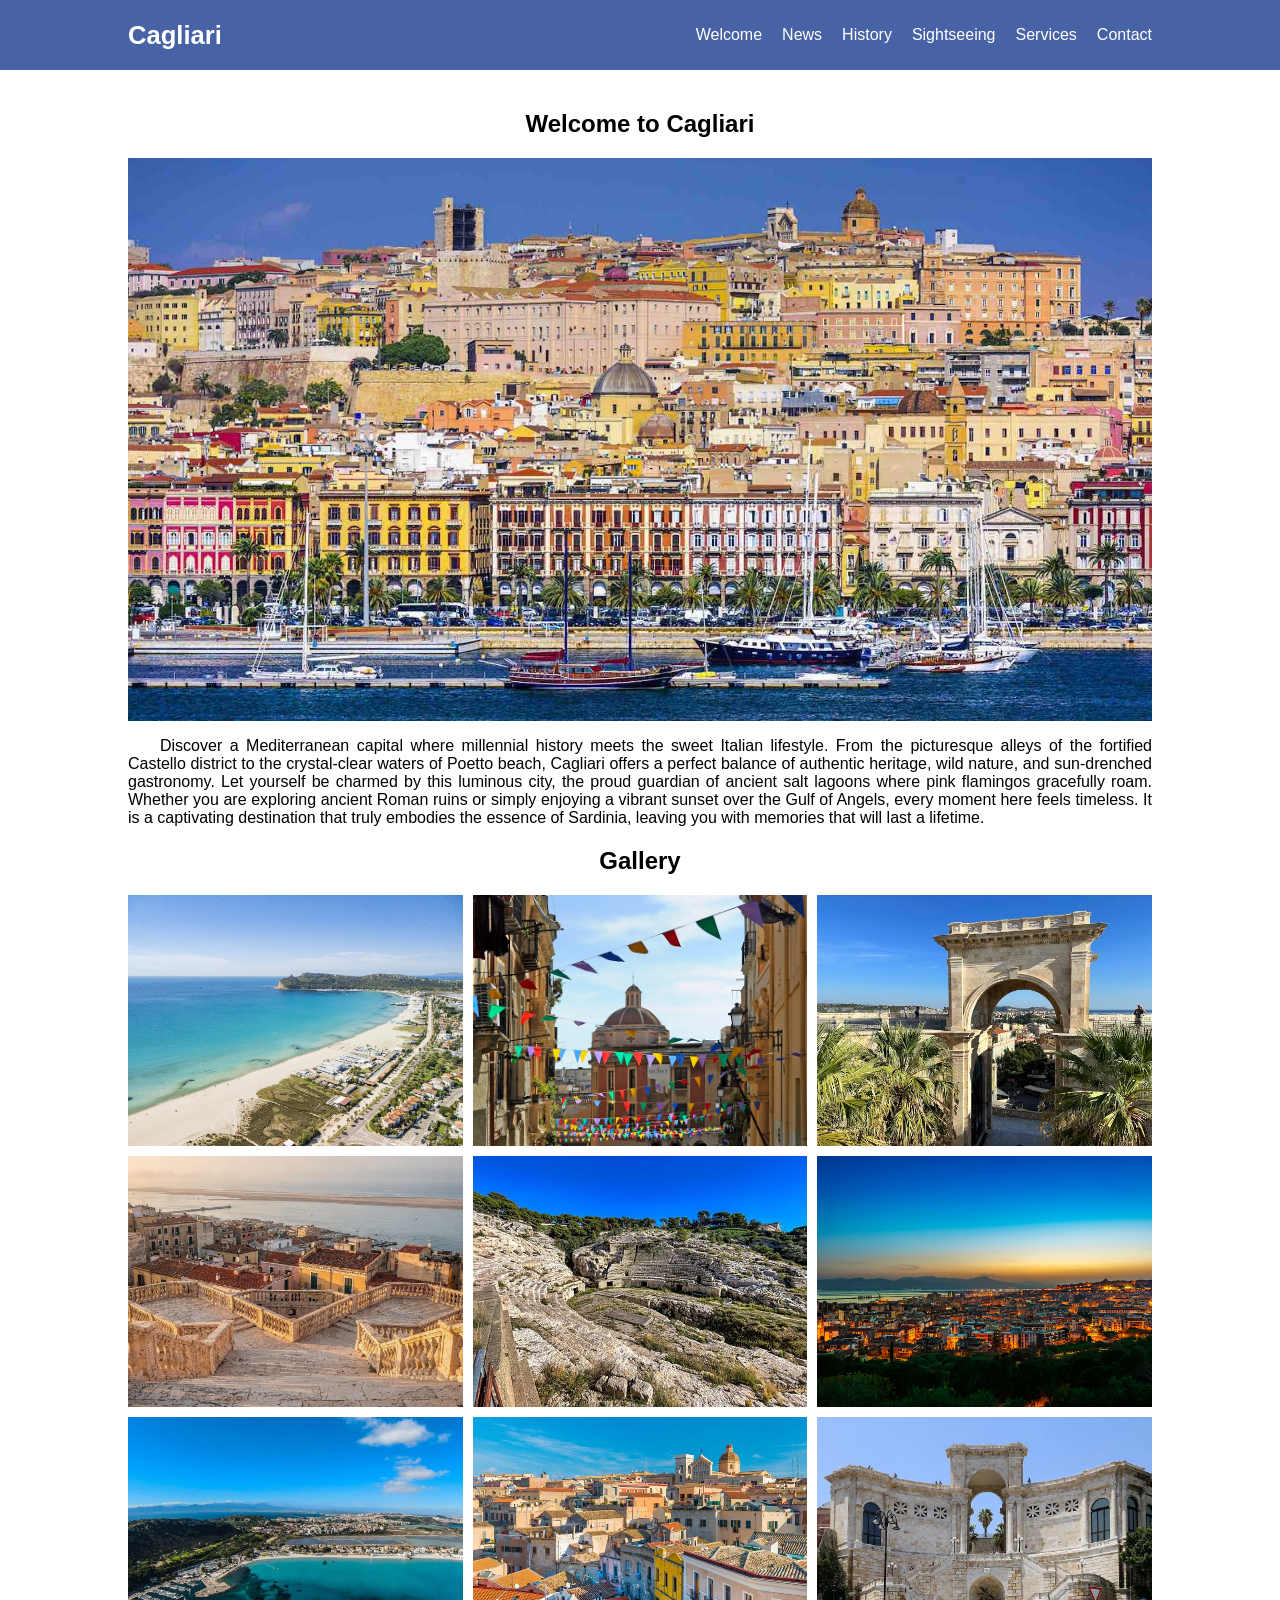
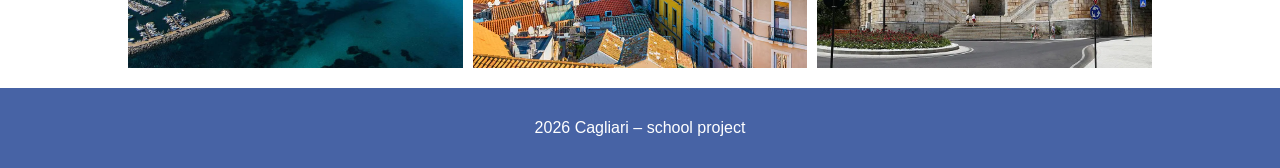
<file: index.html>
<!DOCTYPE html>
<html lang="en">
<head>
    <meta charset="UTF-8">
    <meta name="viewport" content="width=device-width, initial-scale=1">
    <title>Cagliari – Welcome</title>
    <link rel="stylesheet" href="style.css">
</head>
<body>
    <header class="site-header">
        <h1><a href="index.html">Cagliari</a></h1>
        <nav>
            <ul>
                <li><a href="index.html">Welcome</a></li>
                <li><a href="news.html">News</a></li>
                <li><a href="history.html">History</a></li>
                <li><a href="sightseeing.html">Sightseeing</a></li>
                <li><a href="services.html">Services</a></li>
                <li><a href="contact.html">Contact</a></li>
            </ul>
        </nav>
    </header>

    <main>
        
        <section class="intro">
            <h2>Welcome to Cagliari</h2>
            <img src="images/cagliari-welcome.jpg" alt="View of Cagliari">
            <p>Discover a Mediterranean capital where millennial history meets
                the sweet Italian lifestyle. From the picturesque alleys of the fortified
                Castello district to the crystal-clear waters of Poetto beach,
                Cagliari offers a perfect balance of authentic heritage, wild nature,
                and sun-drenched gastronomy. Let yourself be charmed by this luminous city,
                the proud guardian of ancient salt lagoons where pink flamingos gracefully roam. 
                Whether you are exploring ancient Roman ruins or simply enjoying a vibrant sunset over the Gulf of Angels, 
                every moment here feels timeless. It is a captivating destination that truly embodies the essence of Sardinia, 
                leaving you with memories that will last a lifetime.</p>
        </section>

        <section class="gallery">
            <h2>Gallery</h2>
            <div class="gallery-grid">
                <img src="images/img1.jpg" alt="Cagliari picture 1">
                <img src="images/img2.jpg" alt="Cagliari picture 2">
                <img src="images/img3.jpg" alt="Cagliari picture 3">
                <img src="images/img4.jpg" alt="Cagliari picture 4">
                <img src="images/img5.jpg" alt="Cagliari picture 5">
                <img src="images/img6.jpg" alt="Cagliari picture 6">
                <img src="images/img7.jpg" alt="Cagliari picture 7">
                <img src="images/img8.webp" alt="Cagliari picture 8">
                <img src="images/img9.webp" alt="Cagliari picture 9">
            </div>
        </section>
    </main>

    
    <footer class="site-footer">
            <p>2026 Cagliari – school project</p>
    </footer>
    
</body>
</html>
</file>
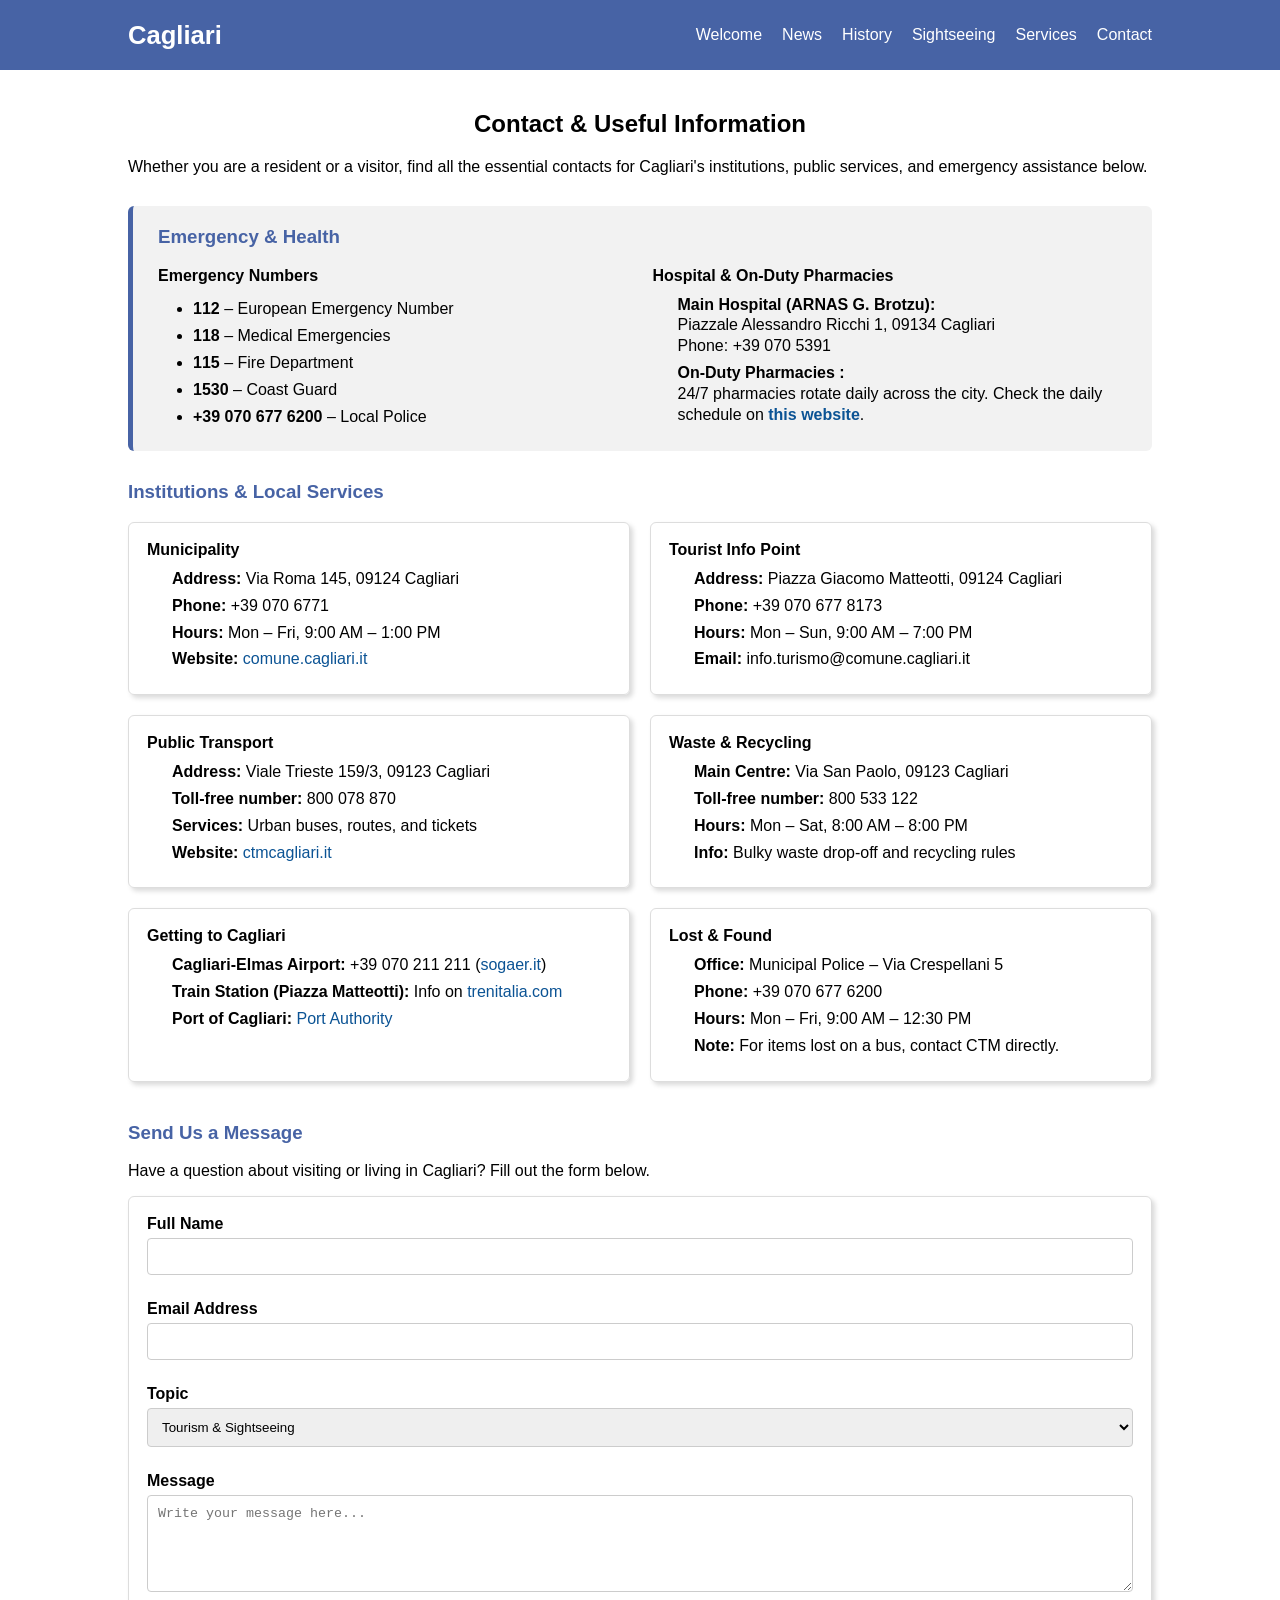
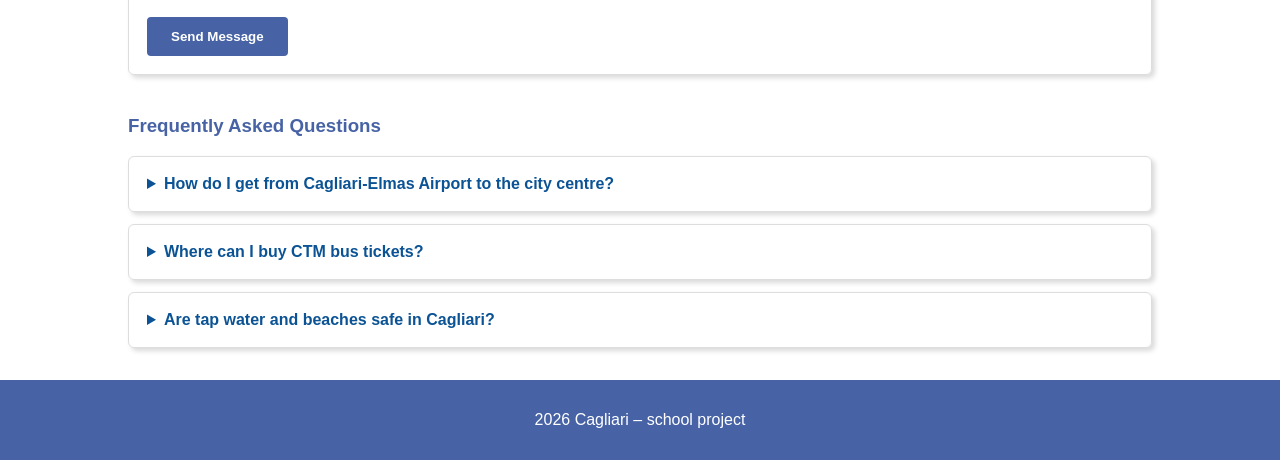
<file: contact.html>
<!DOCTYPE html>
<html lang="en">
<head>
    <meta charset="UTF-8">
    <meta name="viewport" content="width=device-width, initial-scale=1">
    <title>Cagliari – Contact</title>
    <link rel="stylesheet" href="style.css">
</head>

<body>
    <header class="site-header">
        <h1><a href="index.html">Cagliari</a></h1>
        <nav>
            <ul>
                <li><a href="index.html">Welcome</a></li>
                <li><a href="news.html">News</a></li>
                <li><a href="history.html">History</a></li>
                <li><a href="sightseeing.html">Sightseeing</a></li>
                <li><a href="services.html">Services</a></li>
                <li><a href="contact.html">Contact</a></li>
            </ul>
        </nav>
    </header>
<main>
        <h2>Contact &amp; Useful Information</h2>
        <p class="page-intro">
            Whether you are a resident or a visitor, find all the essential contacts for Cagliari's
            institutions, public services, and emergency assistance below.
        </p>

        <section class="emergency-banner">
            <h3>Emergency &amp; Health</h3>
            <div class="emergency-grid">
                <div>
                    <h4>Emergency Numbers</h4>
                    <ul>
                        <li><strong>112</strong> – European Emergency Number</li>
                        <li><strong>118</strong> – Medical Emergencies</li>
                        <li><strong>115</strong> – Fire Department</li>
                        <li><strong>1530</strong> – Coast Guard </li>
                        <li><strong>+39 070 677 6200</strong> – Local Police </li>
                    </ul>
                </div>

                <div>
                    <h4>Hospital &amp; On-Duty Pharmacies</h4>
                    <p>
                        <strong>Main Hospital (ARNAS G. Brotzu):</strong><br>
                        Piazzale Alessandro Ricchi 1, 09134 Cagliari<br>
                        Phone: +39 070 5391
                    </p>
                    <p>
                        <strong>On-Duty Pharmacies :</strong><br>
                        24/7 pharmacies rotate daily across the city. Check the daily schedule on
                        <a href="https://www.ordinefarmacisticagliari.it/turni-farmacie.html" >this website</a>.
                    </p>
                </div>
            </div>
        </section>
        
        <section class="institutions">
            <h3>Institutions &amp; Local Services</h3>
            <div class="institutions-grid">
                <article class="card institutions-card">
                    <h4>Municipality</h4>
                    <address>
                        <p><strong>Address:</strong> Via Roma 145, 09124 Cagliari</p>
                        <p><strong>Phone:</strong> +39 070 6771</p>
                        <p><strong>Hours:</strong> Mon – Fri, 9:00 AM – 1:00 PM</p>
                        <p><strong>Website:</strong> <a href="https://www.comune.cagliari.it" target="_blank" rel="noopener noreferrer">comune.cagliari.it</a></p>
                    </address>
                </article>

                <article class="card institutions-card">
                    <h4>Tourist Info Point</h4>
                    <address>
                        <p><strong>Address:</strong> Piazza Giacomo Matteotti, 09124 Cagliari</p>
                        <p><strong>Phone:</strong> +39 070 677 8173</p>
                        <p><strong>Hours:</strong> Mon – Sun, 9:00 AM – 7:00 PM</p>
                        <p><strong>Email:</strong> info.turismo@comune.cagliari.it</p>
                    </address>
                </article>

                <article class="card institutions-card">
                    <h4>Public Transport</h4>
                    <address>
                        <p><strong>Address:</strong> Viale Trieste 159/3, 09123 Cagliari</p>
                        <p><strong>Toll-free number:</strong> 800 078 870</p>
                        <p><strong>Services:</strong> Urban buses, routes, and tickets</p>
                        <p><strong>Website:</strong> <a href="https://www.ctmcagliari.it" target="_blank" rel="noopener noreferrer">ctmcagliari.it</a></p>
                    </address>
                </article>

                <article class="card institutions-card">
                    <h4>Waste &amp; Recycling </h4>
                    <address>
                        <p><strong>Main Centre:</strong> Via San Paolo, 09123 Cagliari</p>
                        <p><strong>Toll-free number:</strong> 800 533 122</p>
                        <p><strong>Hours:</strong> Mon – Sat, 8:00 AM – 8:00 PM</p>
                        <p><strong>Info:</strong> Bulky waste drop-off and recycling rules</p>
                    </address>
                </article>

                <article class="card institutions-card">
                    <h4>Getting to Cagliari</h4>
                    <address>
                        <p><strong>Cagliari-Elmas Airport:</strong> +39 070 211 211 (<a href="https://www.sogaer.it" target="_blank" rel="noopener noreferrer">sogaer.it</a>)</p>
                        <p><strong>Train Station (Piazza Matteotti):</strong> Info on <a href="https://www.trenitalia.com" target="_blank" rel="noopener noreferrer">trenitalia.com</a></p>
                        <p><strong>Port of Cagliari:</strong> <a href="https://www.adspmaredisardegna.it" target="_blank" rel="noopener noreferrer">Port Authority</a></p>
                    </address>
                </article>

                <article class="card institutions-card">
                    <h4>Lost &amp; Found </h4>
                    <address>
                        <p><strong>Office:</strong> Municipal Police – Via Crespellani 5</p>
                        <p><strong>Phone:</strong> +39 070 677 6200</p>
                        <p><strong>Hours:</strong> Mon – Fri, 9:00 AM – 12:30 PM</p>
                        <p><strong>Note:</strong> For items lost on a bus, contact CTM directly.</p>
                    </address>
                </article>
            </div>
        </section>

        
        <section class="contact-form-section">
            <h3>Send Us a Message</h3>
            <p>Have a question about visiting or living in Cagliari? Fill out the form below.</p>

            <form class="card contact-form">
                <div class="form-group">
                    <label for="name">Full Name</label>
                    <input type="text" id="name" name="name" required>
                </div>

                <div class="form-group">
                    <label for="email">Email Address</label>
                    <input type="email" id="email" name="email" required>
                </div>

                <div class="form-group">
                    <label for="topic">Topic</label>
                    <select id="topic" name="topic">
                        <option value="tourism">Tourism &amp; Sightseeing</option>
                        <option value="transport">Public Transport</option>
                        <option value="services">City Services</option>
                        <option value="other">Other</option>
                    </select>
                </div>

                <div class="form-group">
                    <label for="message">Message</label>
                    <textarea id="message" name="message" rows="5" placeholder="Write your message here..." required></textarea>
                </div>

                <button type="submit">Send Message</button>
            </form>
            
            <div id="confirmation-box" class="card is-hidden">
                <h4>Message Sent</h4>
                <p id="confirmation-text"></p>
                <button type="button" id="back-to-form">Back to Form</button>
            </div>
            
        </section>  

        <section class="faq">
            <h3>Frequently Asked Questions</h3>

            <details class="card faq-item">
                <summary>How do I get from Cagliari-Elmas Airport to the city centre?</summary>
                <p>
                    The fastest option is the Trenitalia regional train directly from the airport station
                    to Piazza Matteotti (about 6–8 minutes). Taxis and car rentals are also available outside arrivals.
                </p>
            </details>

            <details class="card faq-item">
                <summary>Where can I buy CTM bus tickets?</summary>
                <p>
                    Tickets can be purchased at newsstands, tobacco shops (<em>Tabacchi</em>), ticket machines
                    at major stops, or directly via the official CTM BusFinder mobile app.
                </p>
            </details>

            <details class="card faq-item">
                <summary>Are tap water and beaches safe in Cagliari?</summary>
                <p>
                    Yes, tap water is safe to drink across the city, and Poetto Beach is regularly monitored
                    for water quality throughout the swimming season.
                </p>
            </details>
        </section>


    </main>






    <footer class="site-footer">
        <p>2026 Cagliari – school project</p>
    </footer>

<script src="contact.js" defer></script>
</body>
</html>
</file>
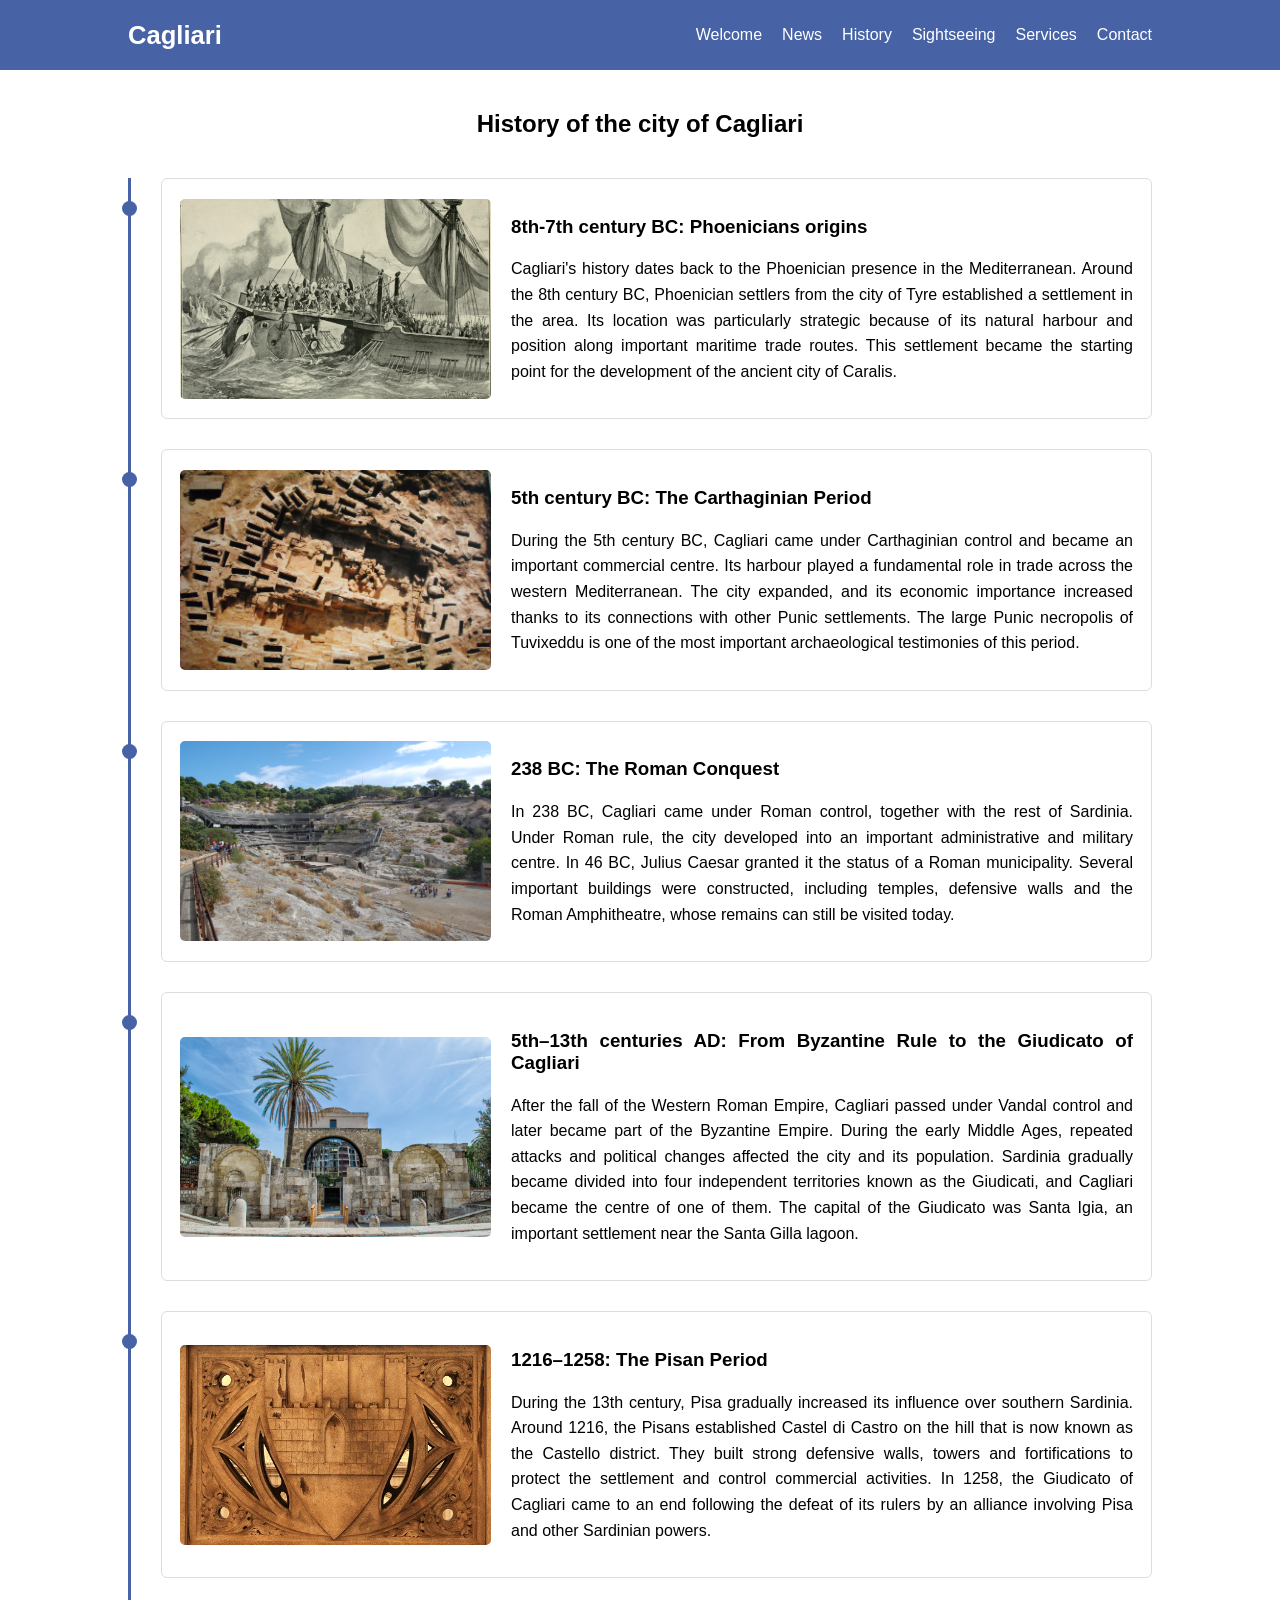
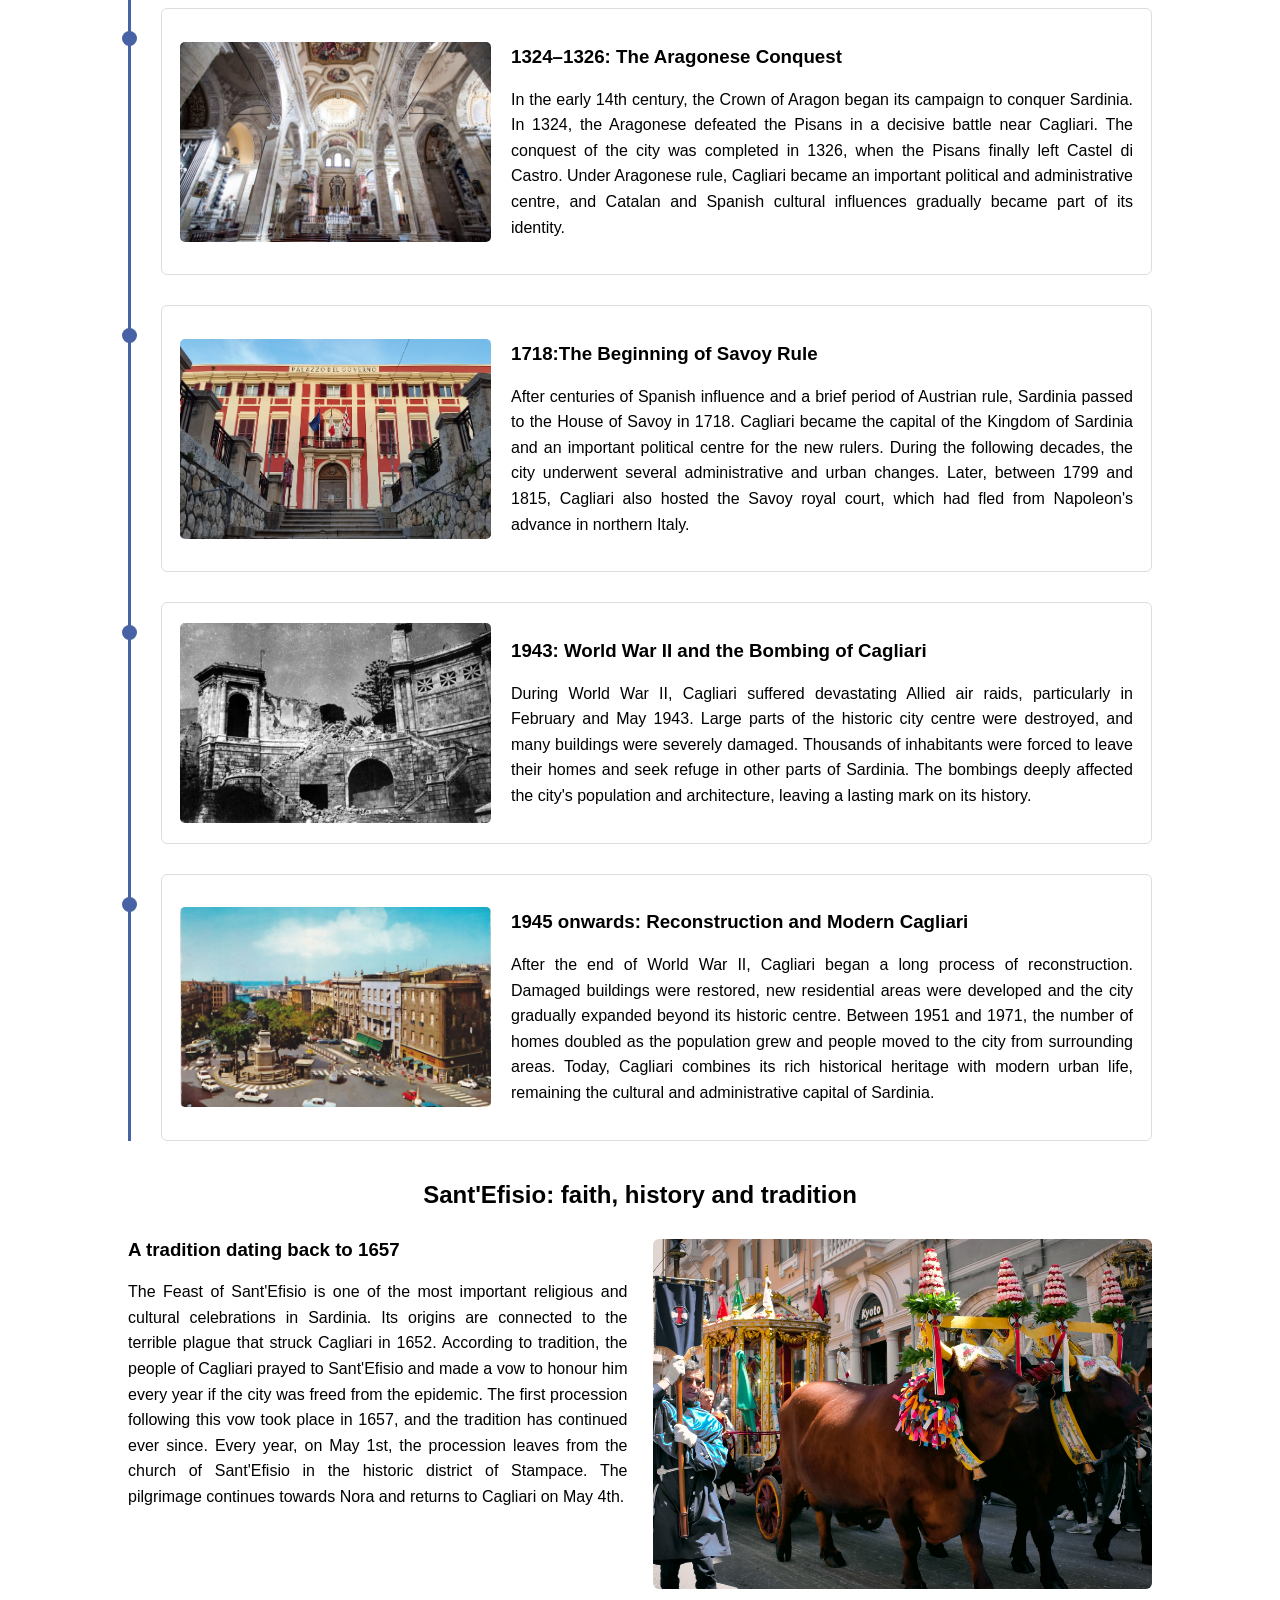
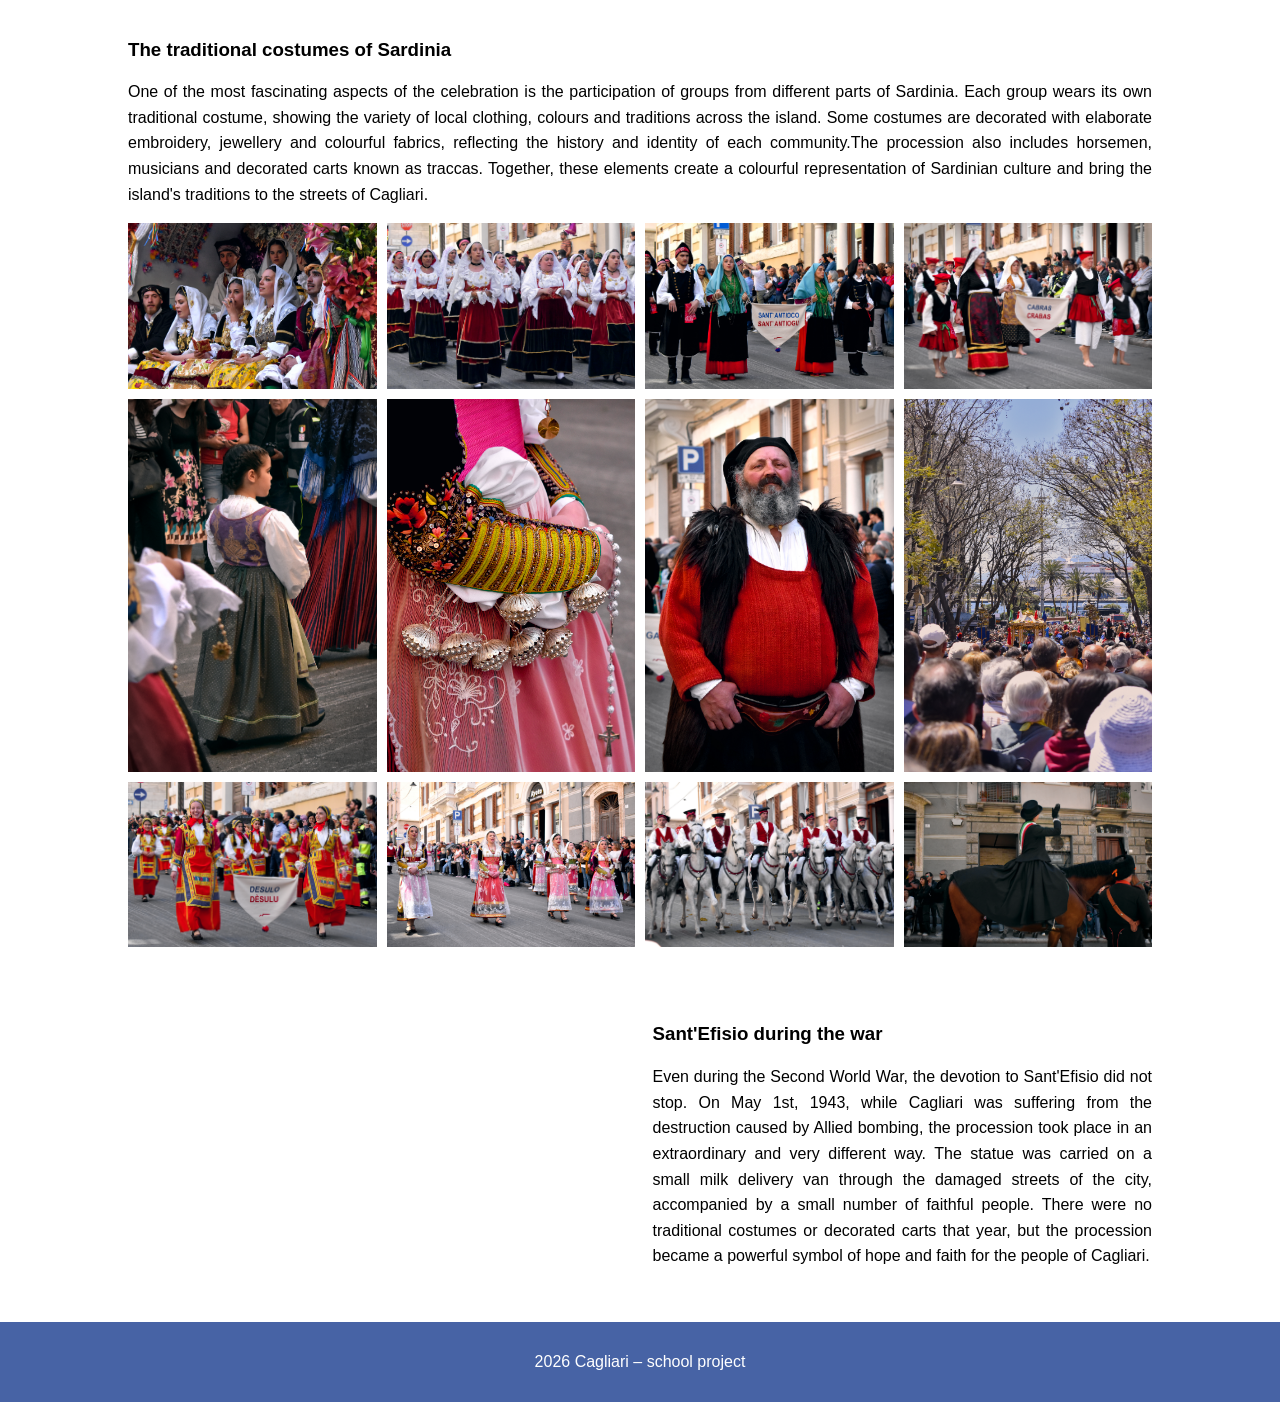
<file: history.html>
<!DOCTYPE html>
<html lang="en">
<head>
    <meta charset="UTF-8">
    <meta name="viewport" content="width=device-width, initial-scale=1">
    <title>Cagliari – History</title>
    <link rel="stylesheet" href="style.css">
</head>
<body>
    <header class="site-header">
        <h1><a href="index.html">Cagliari</a></h1>
        <nav>
            <ul>
                <li><a href="index.html">Welcome</a></li>
                <li><a href="news.html">News</a></li>
                <li><a href="history.html">History</a></li>
                <li><a href="sightseeing.html">Sightseeing</a></li>
                <li><a href="services.html">Services</a></li>
                <li><a href="contact.html">Contact</a></li>
            </ul>
        </nav>
    </header>

    <main>
        <h2>History of the city of Cagliari</h2>
            <section class="timeline">
                <div class="timeline-item">
                    <span class="timeline-dot"></span>
                    <div class="timeline-content">
                        <img src="images/history1.jpg" alt ="Phoenicians ships">
                        <div class="timeline-text">
                            <h3>8th-7th century BC: Phoenicians origins</h3>
                            <p> Cagliari's history dates back to the Phoenician presence in the Mediterranean.
                                Around the 8th century BC, Phoenician settlers from the city of Tyre established
                                a settlement in the area. Its location was particularly strategic because of its
                                natural harbour and position along important maritime trade routes. This settlement
                                became the starting point for the development of the ancient city of Caralis.
                            </p>
                        </div>
                    </div>
                </div>
                <div class="timeline-item">
                    <span class="timeline-dot"></span>
                    <div class="timeline-content">
                        <img src="images/history2.jpg" alt ="Necropolis of Tuvixeddu">
                        <div class="timeline-text">
                            <h3>5th century BC: The Carthaginian Period</h3>
                            <p> During the 5th century BC, Cagliari came under Carthaginian control and became an
                                important commercial centre. Its harbour played a fundamental role in trade across
                                the western Mediterranean. The city expanded, and its economic importance increased
                                thanks to its connections with other Punic settlements. The large Punic necropolis
                                of Tuvixeddu is one of the most important archaeological testimonies of this period.
                            </p>
                        </div>
                    </div>
                </div>
                <div class="timeline-item">
                    <span class="timeline-dot"></span>
                    <div class="timeline-content">
                        <img src="images/history3.jpg" alt ="Roman Amphiteathre">
                        <div class="timeline-text">
                            <h3>238 BC: The Roman Conquest</h3>
                            <p> In 238 BC, Cagliari came under Roman control, together with the rest of Sardinia.
                                Under Roman rule, the city developed into an important administrative and military
                                centre. In 46 BC, Julius Caesar granted it the status of a Roman municipality.
                                Several important buildings were constructed, including temples, defensive walls
                                and the Roman Amphitheatre, whose remains can still be visited today.
                            </p>
                        </div>
                    </div>
                </div>
                <div class="timeline-item">
                    <span class="timeline-dot"></span>
                    <div class="timeline-content">
                        <img src="images/history4.jpg" alt ="San Saturnino's Basilica">
                        <div class="timeline-text">
                            <h3>5th–13th centuries AD: From Byzantine Rule to the Giudicato of Cagliari</h3>
                            <p> After the fall of the Western Roman Empire, Cagliari passed under Vandal control and
                                later became part of the Byzantine Empire. During the early Middle Ages, repeated attacks
                                and political changes affected the city and its population. Sardinia gradually became
                                divided into four independent territories known as the Giudicati, and Cagliari became
                                the centre of one of them. The capital of the Giudicato was Santa Igia, an important
                                settlement near the Santa Gilla lagoon.
                            </p>
                        </div>
                    </div>
                </div>
                <div class="timeline-item">
                    <span class="timeline-dot"></span>
                    <div class="timeline-content">
                        <img src="images/history5.jpg" alt ="Coat of arms of Pisan Cagliari">
                        <div class="timeline-text">
                            <h3>1216–1258: The Pisan Period</h3>
                            <p> During the 13th century, Pisa gradually increased its influence over southern Sardinia.
                                Around 1216, the Pisans established Castel di Castro on the hill that is now known as
                                the Castello district. They built strong defensive walls, towers and fortifications to
                                protect the settlement and control commercial activities. In 1258, the Giudicato of
                                Cagliari came to an end following the defeat of its rulers by an alliance involving
                                Pisa and other Sardinian powers.
                            </p>
                        </div>
                    </div>
                </div>
                <div class="timeline-item">
                    <span class="timeline-dot"></span>
                    <div class="timeline-content">
                        <img src="images/history6.jpg" alt ="Santa Maria's Cathederal">
                        <div class="timeline-text">
                            <h3>1324–1326: The Aragonese Conquest</h3>
                            <p> In the early 14th century, the Crown of Aragon began its campaign to conquer Sardinia.
                                In 1324, the Aragonese defeated the Pisans in a decisive battle near Cagliari. The conquest 
                                of the city was completed in 1326, when the Pisans finally left Castel di Castro. Under
                                Aragonese rule, Cagliari became an important political and administrative centre, and Catalan
                                and Spanish cultural influences gradually became part of its identity.
                            </p>
                        </div>
                    </div>
                </div>
                <div class="timeline-item">
                    <span class="timeline-dot"></span>
                    <div class="timeline-content">
                        <img src="images/history7.jpg" alt ="Palazzo Regio">
                        <div class="timeline-text">
                            <h3>1718:The Beginning of Savoy Rule</h3>
                            <p> After centuries of Spanish influence and a brief period of Austrian rule, Sardinia passed
                                to the House of Savoy in 1718. Cagliari became the capital of the Kingdom of Sardinia and
                                an important political centre for the new rulers. During the following decades, the city
                                underwent several administrative and urban changes. Later, between 1799 and 1815, Cagliari
                                also hosted the Savoy royal court, which had fled from Napoleon's advance in northern Italy.
                            </p>
                        </div>
                    </div>
                </div>
                <div class="timeline-item">
                    <span class="timeline-dot"></span>
                    <div class="timeline-content">
                        <img src="images/history8.jpg" alt ="Bombing on the city of Cagliari">
                        <div class="timeline-text">
                            <h3>1943: World War II and the Bombing of Cagliari</h3>
                            <p> During World War II, Cagliari suffered devastating Allied air raids, particularly in February
                                and May 1943. Large parts of the historic city centre were destroyed, and many buildings were
                                severely damaged. Thousands of inhabitants were forced to leave their homes and seek refuge in
                                other parts of Sardinia. The bombings deeply affected the city's population and architecture, 
                                leaving a lasting mark on its history.
                            </p>
                        </div>
                    </div>
                </div>
                <div class="timeline-item">
                    <span class="timeline-dot"></span>
                    <div class="timeline-content">
                        <img src="images/history9.jpg" alt ="Cagliari during 1960s">
                        <div class="timeline-text">
                            <h3>1945 onwards: Reconstruction and Modern Cagliari</h3>
                            <p> After the end of World War II, Cagliari began a long process of reconstruction.
                                    Damaged buildings were restored, new residential areas were developed and the city
                                    gradually expanded beyond its historic centre. Between 1951 and 1971, the number of
                                    homes doubled as the population grew and people moved to the city from surrounding
                                    areas. Today, Cagliari combines its rich historical heritage with modern urban life,
                                    remaining the cultural and administrative capital of Sardinia.
                            </p>
                        </div>
                    </div>
                </div>
            </section>
            <section class = "santefisio">
                <h2>Sant'Efisio: faith, history and tradition</h2>
                <div class = "santefisio-intro">
                    
                    <div class = "santefisio-intro-text">
                        <h3> A tradition dating back to 1657 </h3>
                        <p> The Feast of Sant'Efisio is one of the most important religious and cultural celebrations in
                            Sardinia. Its origins are connected to the terrible plague that struck Cagliari in 1652.
                            According to tradition, the people of Cagliari prayed to Sant'Efisio and made a vow to honour
                            him every year if the city was freed from the epidemic. The first procession following this vow
                            took place in 1657, and the tradition has continued ever since. Every year, on May 1st, the
                            procession leaves from the church of Sant'Efisio in the historic district of Stampace. The
                            pilgrimage continues towards Nora and returns to Cagliari on May 4th.
                        </p>
                    </div>
                    <img src ="images/santefisio1.jpg" alt="the procession of the statue">
                </div>
                <div class = "santefisio-costumes">
                    <h3> The traditional costumes of Sardinia </h3>
                    <p> One of the most fascinating aspects of the celebration is the participation of groups from
                        different parts of Sardinia. Each group wears its own traditional costume, showing the variety
                        of local clothing, colours and traditions across the island. Some costumes are decorated with
                        elaborate embroidery, jewellery and colourful fabrics, reflecting the history and identity of
                        each community.The procession also includes horsemen, musicians and decorated carts known as traccas.
                        Together, these elements create a colourful representation of Sardinian culture and bring the island's
                        traditions to the streets of Cagliari.
                        
                    </p>
                    <div class= "santefisio-gallery">
                        <img src ="images/santefisio2.jpg" alt="traditional costumes">
                        <img src ="images/santefisio3.jpg" alt="traditional costumes">
                        <img src ="images/santefisio4.jpg" alt="traditional costumes">
                        <img src ="images/santefisio5.jpg" alt="traditional costumes">
                        <img src ="images/santefisio10.jpg" alt="traditional costumes">
                        <img src ="images/santefisio11.jpg" alt="traditional costumes">
                        <img src ="images/santefisio12.jpg" alt="traditional costumes">
                        <img src ="images/santefisio13.jpg" alt="traditional costumes">
                        <img src ="images/santefisio6.jpg" alt="traditional costumes">
                        <img src ="images/santefisio7.jpg" alt="traditional costumes">
                        <img src ="images/santefisio8.jpg" alt="traditional costumes">
                        <img src ="images/santefisio9.jpg" alt="traditional costumes">
                    </div>
                </div>
                <div class="santefisio-war">
                    <iframe width="560" height="315" src="https://www.youtube.com/embed/BjtkPWl2qgM?si=gX1YqAFCpKvROR52&amp;controls=0" title="YouTube video player" frameborder="0" allow="accelerometer; autoplay; clipboard-write; encrypted-media; gyroscope; picture-in-picture; web-share" referrerpolicy="strict-origin-when-cross-origin" allowfullscreen></iframe>
                    <div class="santefisio-war-text">
                        <h3>Sant'Efisio during the war</h3>
                        <p> Even during the Second World War, the devotion to Sant'Efisio did not stop.
                            On May 1st, 1943, while Cagliari was suffering from the destruction caused
                            by Allied bombing, the procession took place in an extraordinary and very
                            different way. The statue was carried on a small milk delivery van through
                            the damaged streets of the city, accompanied by a small number of faithful
                            people. There were no traditional costumes or decorated carts that year,
                            but the procession became a powerful symbol of hope and faith for the
                            people of Cagliari.
                        </p>
                    </div>
                </div>
            </section>
    </main>
    <footer class="site-footer">
            <p>2026 Cagliari – school project</p>
    </footer>
    
</body>
</html>
</file>
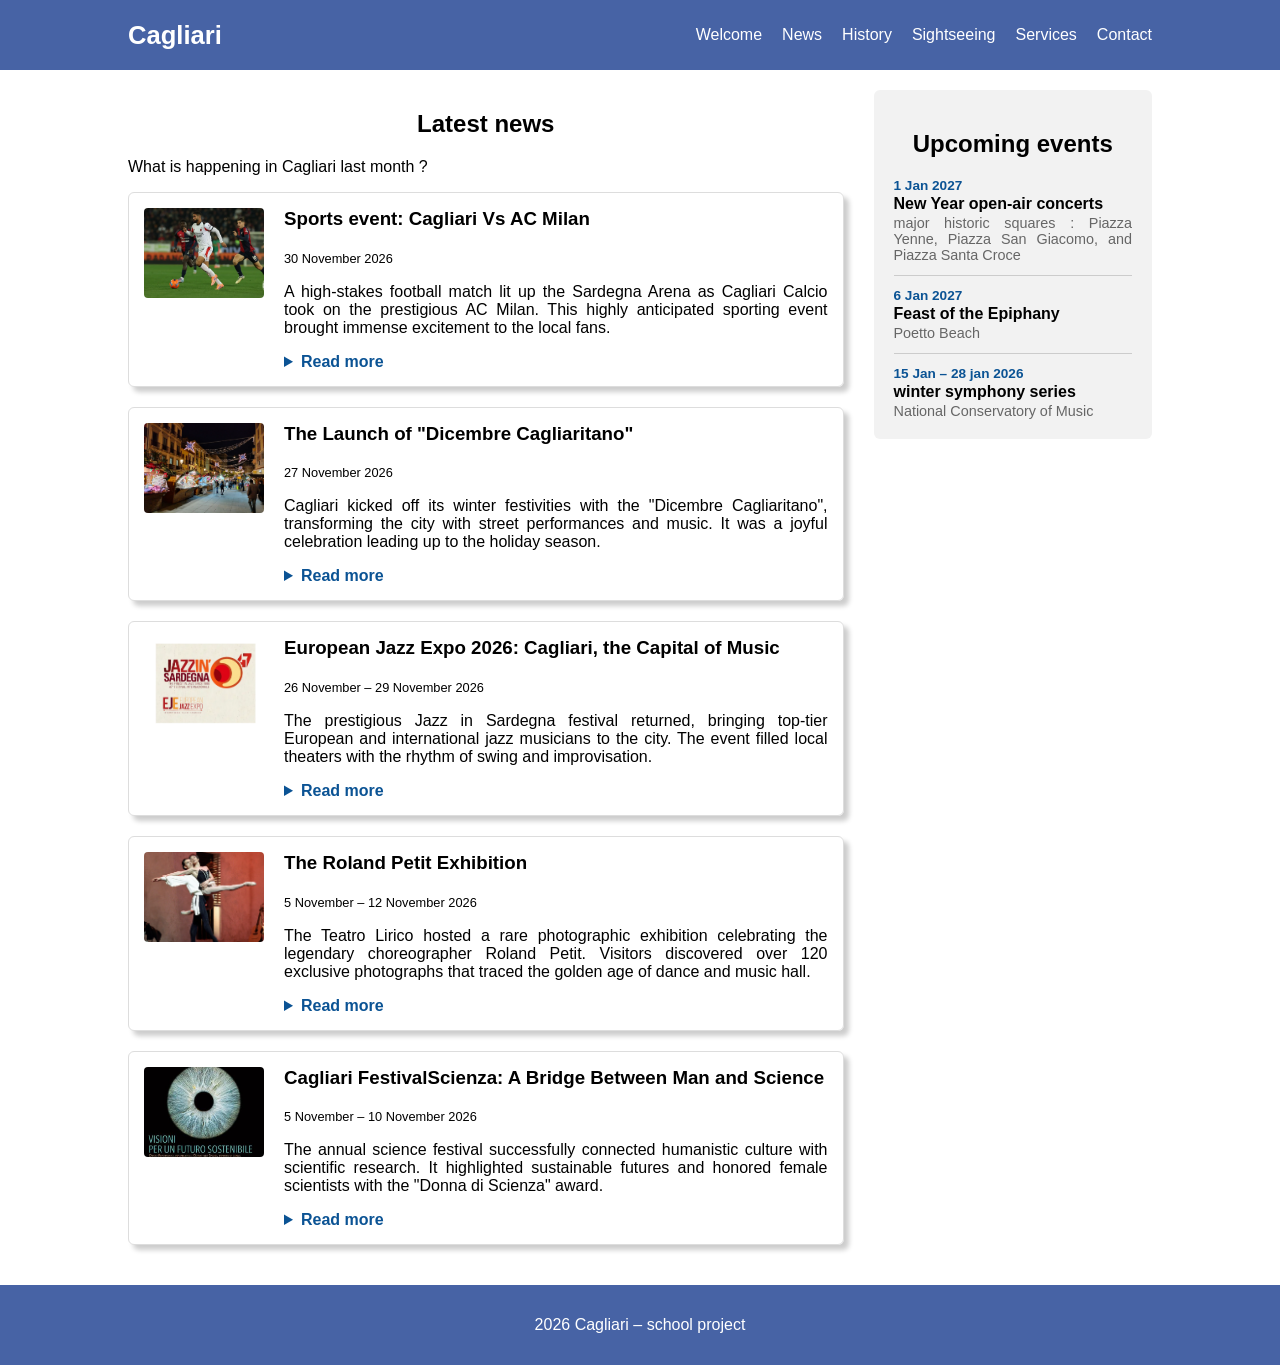
<file: News.html>
<!DOCTYPE html>
<html lang="en">
<head>
    <meta charset="UTF-8">
    <meta name="viewport" content="width=device-width, initial-scale=1">
    <title>Cagliari – News</title>
    <link rel="stylesheet" href="style.css">
</head>
<body>
    <header class="site-header">
        <h1><a href="index.html">Cagliari</a></h1>
        <nav>
            <ul>
                <li><a href="index.html">Welcome</a></li>
                <li><a href="news.html">News</a></li>
                <li><a href="history.html">History</a></li>
                <li><a href="sightseeing.html">Sightseeing</a></li>
                <li><a href="services.html">Services</a></li>
                <li><a href="contact.html">Contact</a></li>
            </ul>
        </nav>
    </header>

    <main class="news-layout">
        <section class="news-list">
            <h2>Latest news</h2>
            <p>What is happening in Cagliari last month ?</p>

            <article class="news-card">
                <img src="images/news2.webp" alt="">
                <div class="news-text">
                    <h3>Sports event: Cagliari Vs AC Milan</h3>
                    <time datetime="2026-11-30">30 November 2026</time>
                    <p>A high-stakes football match lit up the Sardegna Arena as Cagliari Calcio 
                        took on the prestigious AC Milan. This highly anticipated sporting event 
                        brought immense excitement to the local fans.</p>
                    <details>
                        <summary>Read more</summary>
                        <p>The atmosphere in Cagliari reached fever pitch at the end of November 
                            as the Sardegna Arena hosted one of the most thrilling fixtures of the Italian Serie 
                            A calendar. The beloved local team, Cagliari Calcio, 
                            faced off against the European football giants, AC Milan, 
                            in a match filled with intense tactical battles and spectacular athletic displays. 
                            For the passionate Sardinian supporters, known as the Rossoblu, 
                            this was much more than just a regular league game; 
                            it was a grand celebration of regional pride and unity. 
                            Thousands of fans gathered hours before kickoff, 
                            coloring the city streets with flags and chants, 
                            proving once again that football in Cagliari is a profound cultural phenomenon 
                            that brings the entire community together.</p>
                    </details>
                </div>
            </article>

            <article class="news-card">
                <img src="images/news3.jpg" alt="">
                <div class="news-text">
                    <h3>The Launch of "Dicembre Cagliaritano"</h3>
                    <time datetime="2026-11-27">27 November 2026</time>
                    <p>Cagliari kicked off its winter festivities with the "Dicembre Cagliaritano", 
                        transforming the city with street performances and music. 
                        It was a joyful celebration leading up to the holiday season.</p>
                    <details>
                        <summary>Read more</summary>
                        <p>As winter approached, the city municipality officially launched 
                            the highly anticipated "Dicembre Cagliaritano" program, 
                            bringing a wave of festive cheer to the historic streets of Cagliari. 
                            The inauguration featured an eclectic mix of urban entertainment, 
                            ranging from traveling theatrical performances and traditional 
                            Sardinian choral singing to the energetic brass tunes of the famous 
                            Marching Band Peter's Day. The city's squares were entirely reimagined 
                            to host interactive light shows, artisanal markets, 
                            and open-air electronic music sessions, 
                            creating a vibrant contrast between the ancient architecture and contemporary culture. 
                            This extensive cultural marathon was designed to foster a sense of community, 
                            drawing families and young people alike into the heart of the city for 
                            a month of shared joy.</p>
                    </details>
                </div>
            </article>
            <article class="news-card">
                <img src="images/news4.webp" alt="">
                <div class="news-text">
                    <h3>European Jazz Expo 2026: Cagliari, the Capital of Music</h3>
                     <time datetime="2026-11-26/2026-11-29">26 November – 29 November 2026</time>
                    <p>The prestigious Jazz in Sardegna festival returned, 
                        bringing top-tier European and international jazz musicians to the city. 
                        The event filled local theaters with the rhythm of swing and improvisation.</p>
                    <details>
                        <summary>Read more</summary>
                        <p>For a few magical days, Cagliari was officially recognized as the undisputed 
                            European capital of jazz. The much-anticipated return of the Jazz in Sardegna festival,
                            hosted at iconic venues like the Teatro Massimo, 
                            attracted a stellar lineup of world-renowned musicians, avant-garde composers, 
                            and passionate music lovers. The festival's program went far beyond traditional 
                            evening concerts; it completely took over the urban landscape with spontaneous 
                            jam sessions, intimate artist meet-and-greets, and educational masterclasses 
                            designed to inspire the next generation of musicians. 
                            The fusion of smooth saxophone melodies and dynamic percussion echoed through 
                            the historic neighborhoods, creating a deeply immersive auditory experience 
                            that celebrated cultural diversity and the universal language of music.</p>
                    </details>
                </div>
            </article>
            <article class="news-card">
                <img src="images/news1.webp" alt="">
                <div class="news-text">
                    <h3>The Roland Petit Exhibition</h3>
                    <time datetime="2026-11-05/2026-11-12">5 November – 12 November 2026</time>
                    <p>The Teatro Lirico hosted a rare photographic exhibition celebrating the legendary choreographer Roland Petit. 
                        Visitors discovered over 120 exclusive photographs that traced the golden age of dance and music hall.</p>
                    <details>
                        <summary>Read more</summary>
                        <p>Moving beyond its traditional operatic programming, the majestic Teatro Lirico of Cagliari transformed 
                            its grand halls into a magnificent visual tribute to the performing arts. 
                            This extensive exhibition invited both locals and international visitors to immerse themselves 
                            in the extraordinary career of Roland Petit and his iconic muse, Zizi Jeanmaire. 
                            Through a meticulously curated collection of over 120 rare and exceptional photographs, 
                            the showcase captured the raw emotion, behind-the-scenes rehearsals, 
                            and glamorous stage performances that defined an era. 
                            It was a unique opportunity to rediscover the elegance of 20th-century ballet and music hall, 
                            beautifully juxtaposed against the classic architecture of Sardinia’s premier cultural institution</p>
                    </details>
                </div>
            </article>
            <article class="news-card">
                <img src="images/news5.jpg" alt="">
                <div class="news-text">
                    <h3>Cagliari FestivalScienza: A Bridge Between Man and Science</h3>
                    <time datetime="2026-11-05/2026-11-10">5 November – 10 November 2026</time>
                    <p>The annual science festival successfully connected humanistic culture 
                        with scientific research. It highlighted sustainable futures 
                        and honored female scientists with the "Donna di Scienza" award.</p>
                    <details>
                        <summary>Read more</summary>
                        <p>The latest edition of the Cagliari FestivalScienza concluded with overwhelming success, 
                            reaffirming its status as a vital platform for 
                            intellectual exchange and scientific discovery. 
                            Designed to bridge the gap between complex academic research and the general public, 
                            the festival featured an engaging array of interactive workshops, 
                            fascinating laboratory demonstrations, and high-level panel discussions 
                            focused on building a sustainable future. A major highlight of the event was 
                            the prestigious "Donna di Scienza" (Woman in Science) award ceremony, 
                            which proudly celebrated the outstanding contributions of female 
                            researchers in STEM fields. By intertwining scientific logic with humanistic philosophy, 
                            the festival empowered citizens of all ages to better understand 
                            the technological transformations shaping our world and their direct 
                            impact on our daily lives.</p>
                    </details>
                </div>
            </article>
        </section>

        <aside class="events">
            <h2>Upcoming events</h2>
            <ul>
                <li>
                    <time datetime="2027-01-01">1 Jan 2027</time>
                    <h3>New Year open-air concerts</h3>
                    <p>major historic squares : Piazza Yenne, Piazza San Giacomo, and Piazza Santa Croce</p>
                </li>
                <li>
                    <time datetime="2027-01-06">6 Jan 2027</time>
                    <h3>Feast of the Epiphany</h3>
                    <p>Poetto Beach</p>
                </li>
                <li>
                    <time datetime="2027-01-15/2027-01-28">15 Jan – 28 jan 2026</time>
                    <h3>winter symphony series</h3>
                    <p>National Conservatory of Music</p>
                </li>
            </ul>
        </aside>
    </main>

    <footer class="site-footer">
        <p>2026 Cagliari – school project</p>
    </footer>
</body>
</html>
</file>
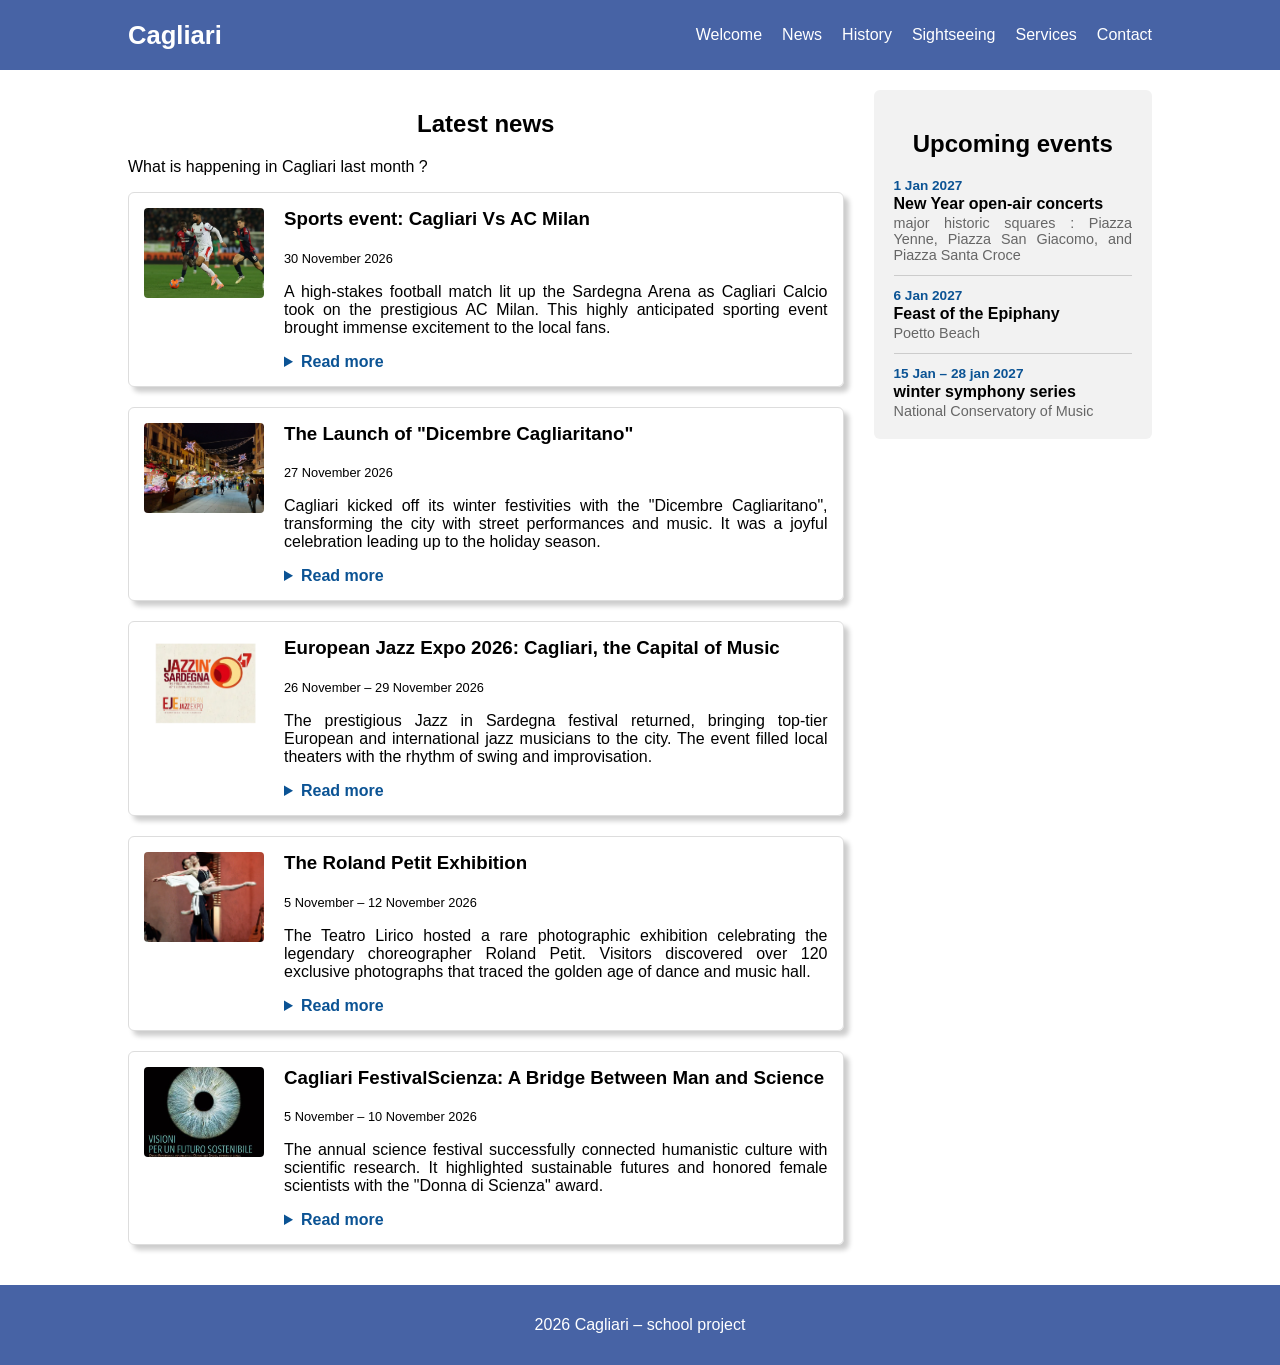
<file: news.html>
<!DOCTYPE html>
<html lang="en">
<head>
    <meta charset="UTF-8">
    <meta name="viewport" content="width=device-width, initial-scale=1">
    <title>Cagliari – News</title>
    <link rel="stylesheet" href="style.css">
</head>
<body>
    <header class="site-header">
        <h1><a href="index.html">Cagliari</a></h1>
        <nav>
            <ul>
                <li><a href="index.html">Welcome</a></li>
                <li><a href="news.html">News</a></li>
                <li><a href="history.html">History</a></li>
                <li><a href="sightseeing.html">Sightseeing</a></li>
                <li><a href="services.html">Services</a></li>
                <li><a href="contact.html">Contact</a></li>
            </ul>
        </nav>
    </header>

    <main class="news-layout">
        <section class="news-list">
            <h2>Latest news</h2>
            <p>What is happening in Cagliari last month ?</p>

            <article class="news-card">
                <img src="images/news2.webp" alt="">
                <div class="news-text">
                    <h3>Sports event: Cagliari Vs AC Milan</h3>
                    <time datetime="2026-11-30">30 November 2026</time>
                    <p>A high-stakes football match lit up the Sardegna Arena as Cagliari Calcio 
                        took on the prestigious AC Milan. This highly anticipated sporting event 
                        brought immense excitement to the local fans.</p>
                    <details>
                        <summary>Read more</summary>
                        <p>The atmosphere in Cagliari reached fever pitch at the end of November 
                            as the Sardegna Arena hosted one of the most thrilling fixtures of the Italian Serie 
                            A calendar. The beloved local team, Cagliari Calcio, 
                            faced off against the European football giants, AC Milan, 
                            in a match filled with intense tactical battles and spectacular athletic displays. 
                            For the passionate Sardinian supporters, known as the Rossoblu, 
                            this was much more than just a regular league game; 
                            it was a grand celebration of regional pride and unity. 
                            Thousands of fans gathered hours before kickoff, 
                            coloring the city streets with flags and chants, 
                            proving once again that football in Cagliari is a profound cultural phenomenon 
                            that brings the entire community together.</p>
                    </details>
                </div>
            </article>

            <article class="news-card">
                <img src="images/news3.jpg" alt="">
                <div class="news-text">
                    <h3>The Launch of "Dicembre Cagliaritano"</h3>
                    <time datetime="2026-11-27">27 November 2026</time>
                    <p>Cagliari kicked off its winter festivities with the "Dicembre Cagliaritano", 
                        transforming the city with street performances and music. 
                        It was a joyful celebration leading up to the holiday season.</p>
                    <details>
                        <summary>Read more</summary>
                        <p>As winter approached, the city municipality officially launched 
                            the highly anticipated "Dicembre Cagliaritano" program, 
                            bringing a wave of festive cheer to the historic streets of Cagliari. 
                            The inauguration featured an eclectic mix of urban entertainment, 
                            ranging from traveling theatrical performances and traditional 
                            Sardinian choral singing to the energetic brass tunes of the famous 
                            Marching Band Peter's Day. The city's squares were entirely reimagined 
                            to host interactive light shows, artisanal markets, 
                            and open-air electronic music sessions, 
                            creating a vibrant contrast between the ancient architecture and contemporary culture. 
                            This extensive cultural marathon was designed to foster a sense of community, 
                            drawing families and young people alike into the heart of the city for 
                            a month of shared joy.</p>
                    </details>
                </div>
            </article>
            <article class="news-card">
                <img src="images/news4.webp" alt="">
                <div class="news-text">
                    <h3>European Jazz Expo 2026: Cagliari, the Capital of Music</h3>
                     <time datetime="2026-11-26/2026-11-29">26 November – 29 November 2026</time>
                    <p>The prestigious Jazz in Sardegna festival returned, 
                        bringing top-tier European and international jazz musicians to the city. 
                        The event filled local theaters with the rhythm of swing and improvisation.</p>
                    <details>
                        <summary>Read more</summary>
                        <p>For a few magical days, Cagliari was officially recognized as the undisputed 
                            European capital of jazz. The much-anticipated return of the Jazz in Sardegna festival,
                            hosted at iconic venues like the Teatro Massimo, 
                            attracted a stellar lineup of world-renowned musicians, avant-garde composers, 
                            and passionate music lovers. The festival's program went far beyond traditional 
                            evening concerts; it completely took over the urban landscape with spontaneous 
                            jam sessions, intimate artist meet-and-greets, and educational masterclasses 
                            designed to inspire the next generation of musicians. 
                            The fusion of smooth saxophone melodies and dynamic percussion echoed through 
                            the historic neighborhoods, creating a deeply immersive auditory experience 
                            that celebrated cultural diversity and the universal language of music.</p>
                    </details>
                </div>
            </article>
            <article class="news-card">
                <img src="images/news1.webp" alt="">
                <div class="news-text">
                    <h3>The Roland Petit Exhibition</h3>
                    <time datetime="2026-11-05/2026-11-12">5 November – 12 November 2026</time>
                    <p>The Teatro Lirico hosted a rare photographic exhibition celebrating the legendary choreographer Roland Petit. 
                        Visitors discovered over 120 exclusive photographs that traced the golden age of dance and music hall.</p>
                    <details>
                        <summary>Read more</summary>
                        <p>Moving beyond its traditional operatic programming, the majestic Teatro Lirico of Cagliari transformed 
                            its grand halls into a magnificent visual tribute to the performing arts. 
                            This extensive exhibition invited both locals and international visitors to immerse themselves 
                            in the extraordinary career of Roland Petit and his iconic muse, Zizi Jeanmaire. 
                            Through a meticulously curated collection of over 120 rare and exceptional photographs, 
                            the showcase captured the raw emotion, behind-the-scenes rehearsals, 
                            and glamorous stage performances that defined an era. 
                            It was a unique opportunity to rediscover the elegance of 20th-century ballet and music hall, 
                            beautifully juxtaposed against the classic architecture of Sardinia’s premier cultural institution</p>
                    </details>
                </div>
            </article>
            <article class="news-card">
                <img src="images/news5.jpg" alt="">
                <div class="news-text">
                    <h3>Cagliari FestivalScienza: A Bridge Between Man and Science</h3>
                    <time datetime="2026-11-05/2026-11-10">5 November – 10 November 2026</time>
                    <p>The annual science festival successfully connected humanistic culture 
                        with scientific research. It highlighted sustainable futures 
                        and honored female scientists with the "Donna di Scienza" award.</p>
                    <details>
                        <summary>Read more</summary>
                        <p>The latest edition of the Cagliari FestivalScienza concluded with overwhelming success, 
                            reaffirming its status as a vital platform for 
                            intellectual exchange and scientific discovery. 
                            Designed to bridge the gap between complex academic research and the general public, 
                            the festival featured an engaging array of interactive workshops, 
                            fascinating laboratory demonstrations, and high-level panel discussions 
                            focused on building a sustainable future. A major highlight of the event was 
                            the prestigious "Donna di Scienza" (Woman in Science) award ceremony, 
                            which proudly celebrated the outstanding contributions of female 
                            researchers in STEM fields. By intertwining scientific logic with humanistic philosophy, 
                            the festival empowered citizens of all ages to better understand 
                            the technological transformations shaping our world and their direct 
                            impact on our daily lives.</p>
                    </details>
                </div>
            </article>
        </section>

        <aside class="events">
            <h2>Upcoming events</h2>
            <ul>
                <li>
                    <time datetime="2027-01-01">1 Jan 2027</time>
                    <h3>New Year open-air concerts</h3>
                    <p>major historic squares : Piazza Yenne, Piazza San Giacomo, and Piazza Santa Croce</p>
                </li>
                <li>
                    <time datetime="2027-01-06">6 Jan 2027</time>
                    <h3>Feast of the Epiphany</h3>
                    <p>Poetto Beach</p>
                </li>
                <li>
                    <time datetime="2027-01-15/2027-01-28">15 Jan – 28 jan 2027</time>
                    <h3>winter symphony series</h3>
                    <p>National Conservatory of Music</p>
                </li>
            </ul>
        </aside>
    </main>

    <footer class="site-footer">
        <p>2026 Cagliari – school project</p>
    </footer>
</body>
</html>
</file>
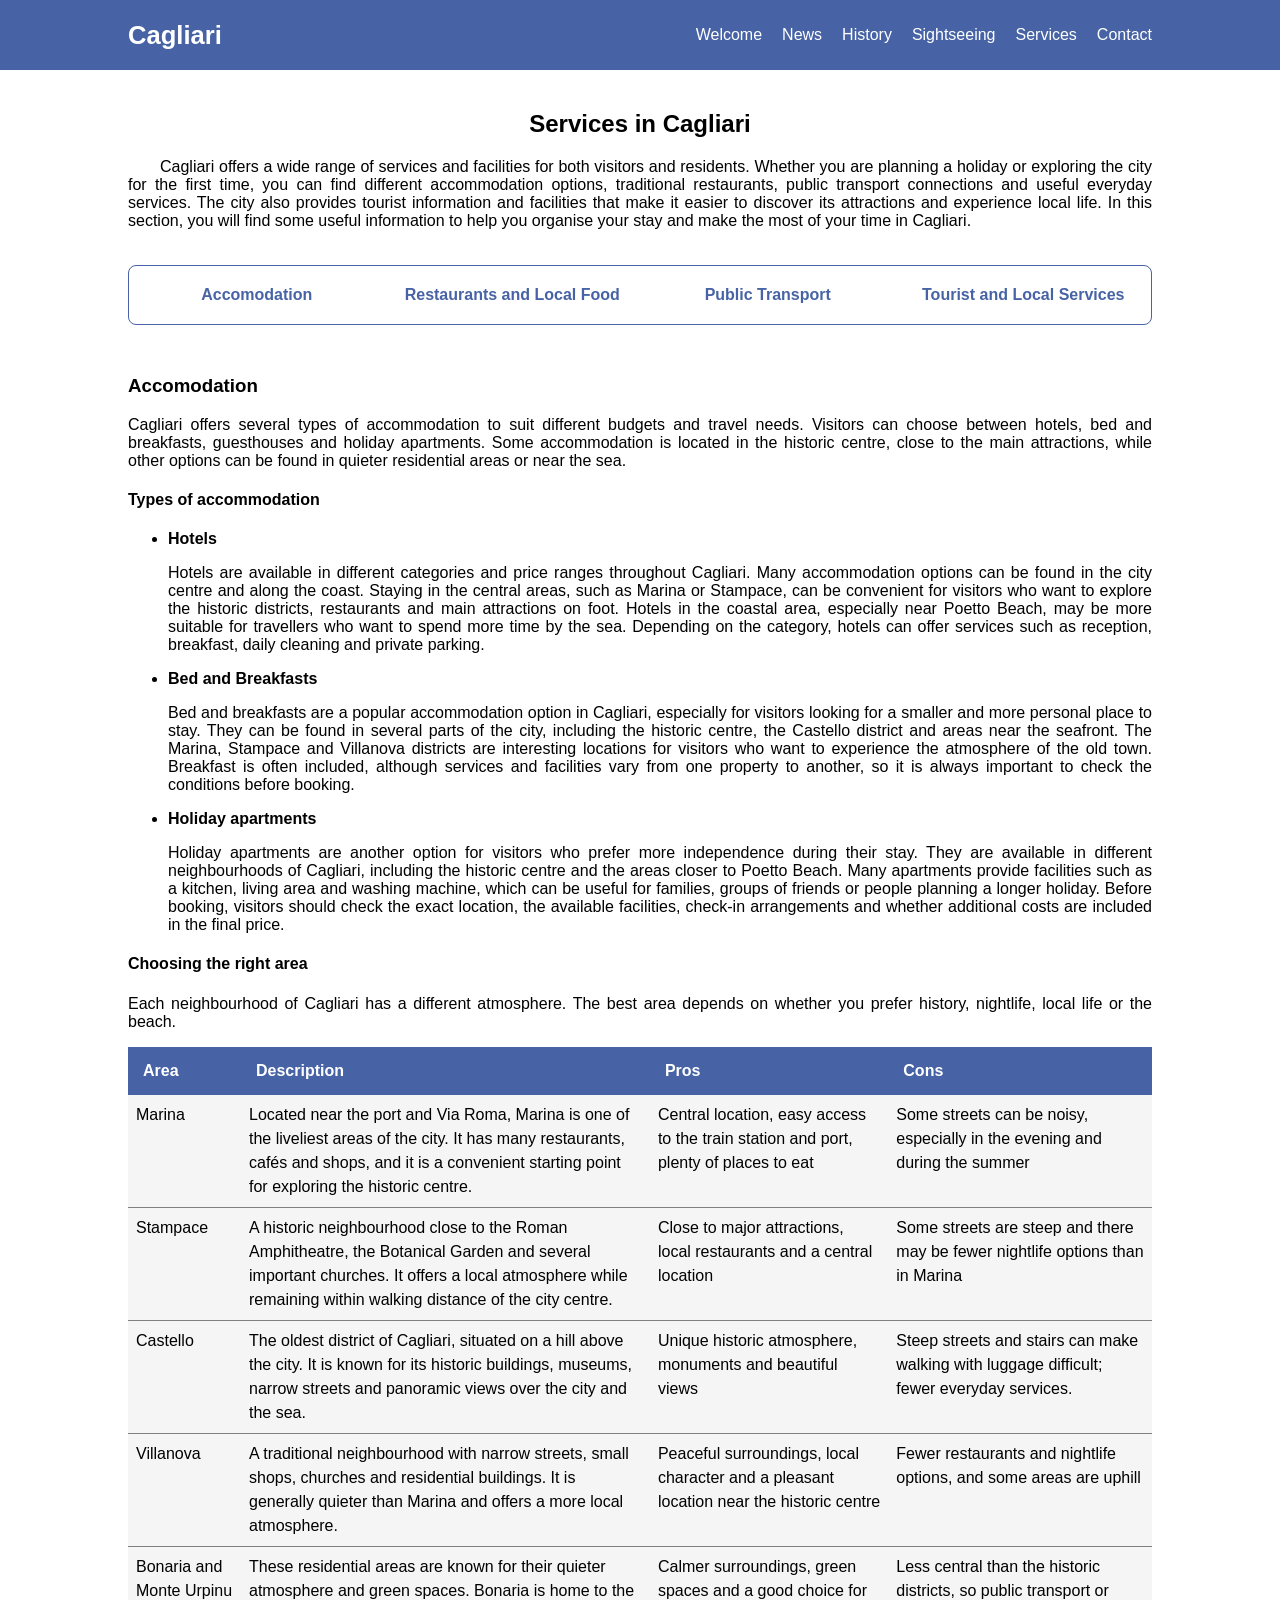
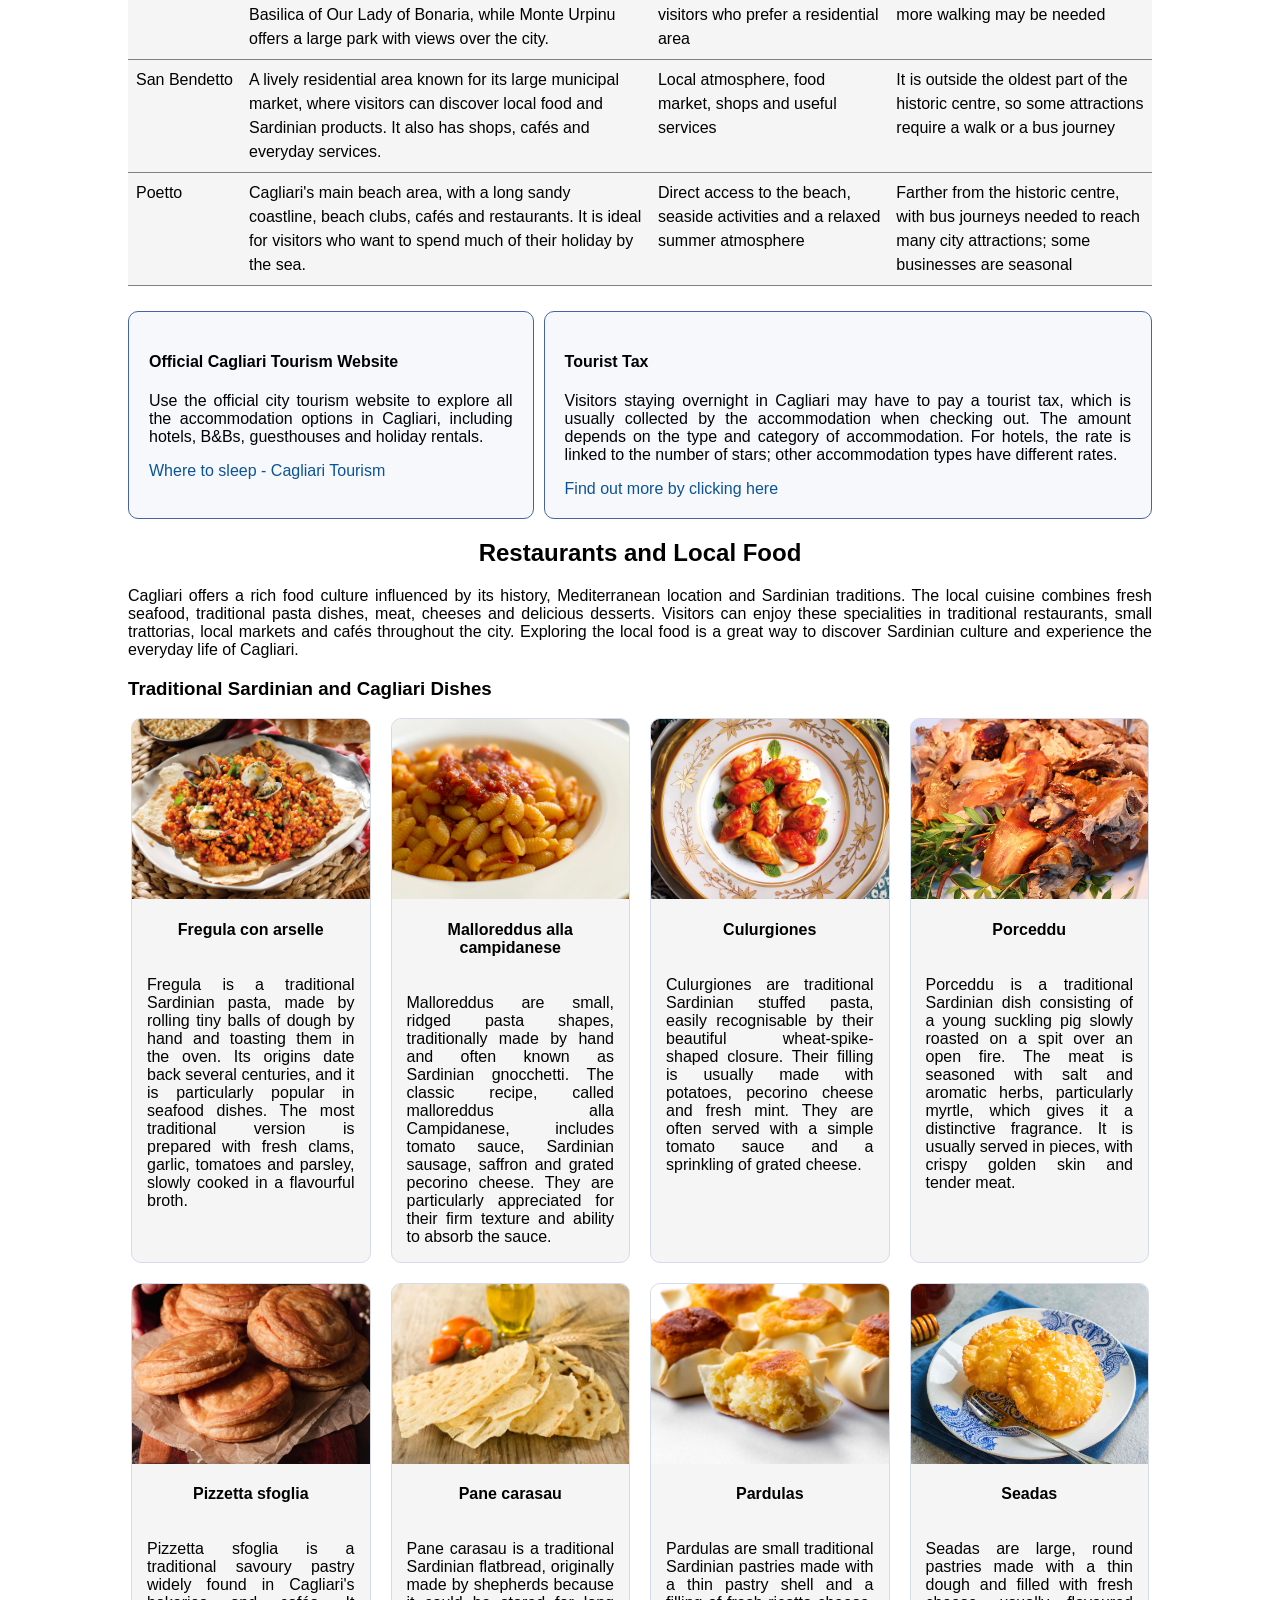
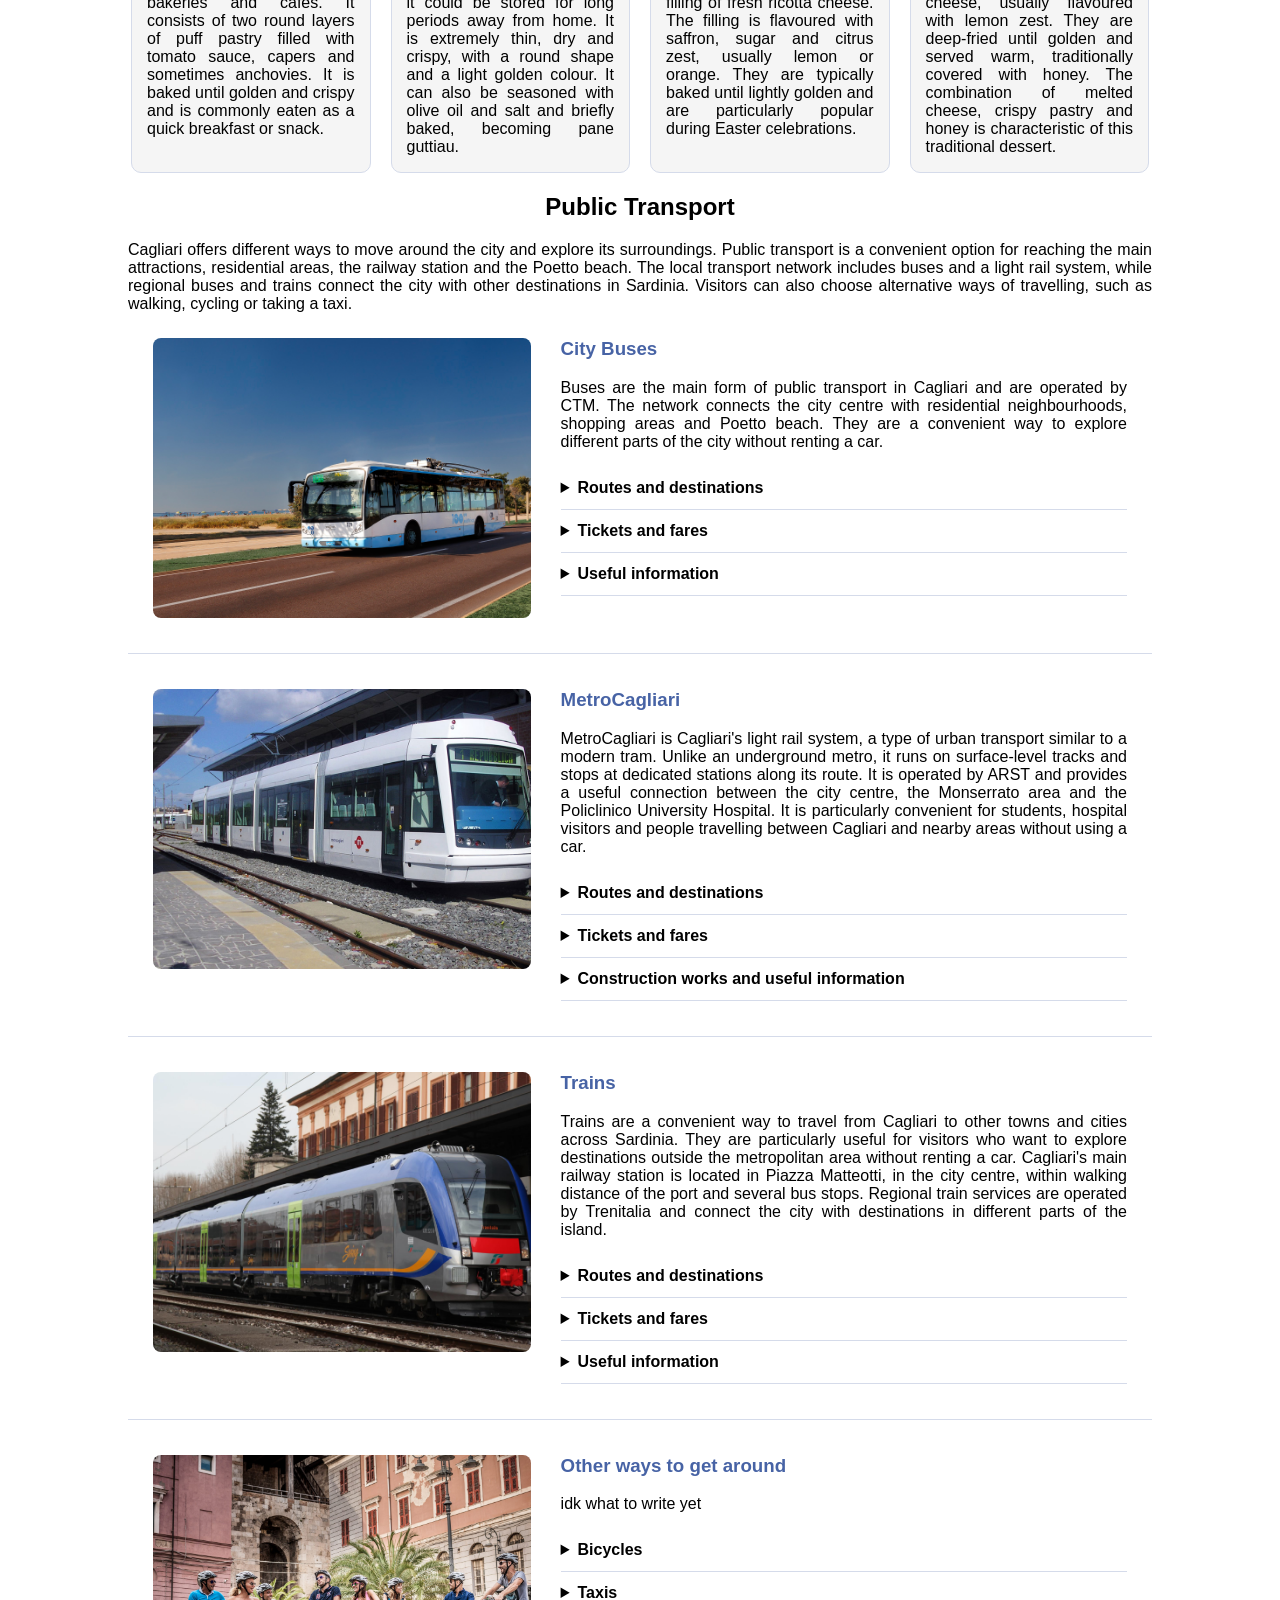
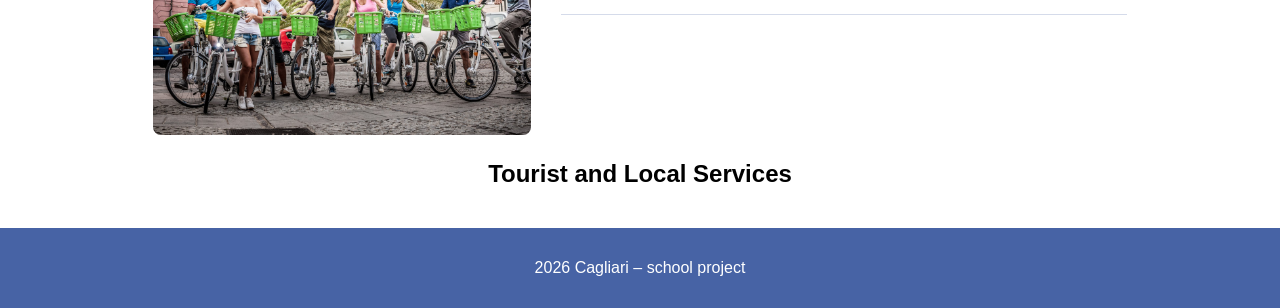
<file: services.html>
<!DOCTYPE html>
<html lang="en">
<head>
    <meta charset="UTF-8">
    <meta name="viewport" content="width=device-width, initial-scale=1">
    <title>Cagliari – Services</title>
    <link rel="stylesheet" href="style.css">
</head>
<body>
    <header class="site-header">
        <h1><a href="index.html">Cagliari</a></h1>
        <nav>
            <ul>
                <li><a href="index.html">Welcome</a></li>
                <li><a href="news.html">News</a></li>
                <li><a href="history.html">History</a></li>
                <li><a href="sightseeing.html">Sightseeing</a></li>
                <li><a href="services.html">Services</a></li>
                <li><a href="contact.html">Contact</a></li>
            </ul>
        </nav>
    </header>

    <main>
        <section class = "intro">
            <h2> Services in Cagliari</h2>
            <p> Cagliari offers a wide range of services and facilities for both visitors and residents.
                Whether you are planning a holiday or exploring the city for the first time, you can find
                different accommodation options, traditional restaurants, public transport connections and
                useful everyday services. The city also provides tourist information and facilities that make
                it easier to discover its attractions and experience local life. In this section, you will find
                some useful information to help you organise your stay and make the most of your time in Cagliari.
            </p>
            <nav class="services-menu">
                <a href="#accomodation">Accomodation</a>
                <a href="#food">Restaurants and Local Food</a>
                <a href="#transport">Public Transport</a>
                <a href="#services">Tourist and Local Services</a>
            </nav>
            </div>
        </section>

        <section id="accomodation">
            <h3>Accomodation</h3>
            <p> Cagliari offers several types of accommodation to suit different budgets and travel needs.
                Visitors can choose between hotels, bed and breakfasts, guesthouses and holiday apartments.
                Some accommodation is located in the historic centre, close to the main attractions, while
                other options can be found in quieter residential areas or near the sea.
            </p>
            <h4>Types of accommodation</h4>
            <ul class ="accomodation-list">
                <li>
                    <strong> Hotels </strong>
                    <p> Hotels are available in different categories and price ranges throughout Cagliari. Many
                    accommodation options can be found in the city centre and along the coast. Staying in the
                    central areas, such as Marina or Stampace, can be convenient for visitors who want to explore
                    the historic districts, restaurants and main attractions on foot. Hotels in the coastal area,
                    especially near Poetto Beach, may be more suitable for travellers who want to spend more time by
                    the sea. Depending on the category, hotels can offer services such as reception, breakfast, daily
                    cleaning and private parking.
                    </p>
                </li>
                <li>
                    <strong> Bed and Breakfasts </strong>
                    <p> Bed and breakfasts are a popular accommodation option in Cagliari, especially for visitors
                        looking for a smaller and more personal place to stay. They can be found in several parts of
                        the city, including the historic centre, the Castello district and areas near the seafront.
                        The Marina, Stampace and Villanova districts are interesting locations for visitors who want
                        to experience the atmosphere of the old town. Breakfast is often included, although services
                        and facilities vary from one property to another, so it is always important to check the
                        conditions before booking.
                    </p>
                </li>
                <li>
                    <strong> Holiday apartments </strong>
                    <p> Holiday apartments are another option for visitors who prefer more independence during their stay.
                        They are available in different neighbourhoods of Cagliari, including the historic centre and the areas
                        closer to Poetto Beach. Many apartments provide facilities such as a kitchen, living area and washing machine,
                        which can be useful for families, groups of friends or people planning a longer holiday. Before booking, visitors
                        should check the exact location, the available facilities, check-in arrangements and whether additional costs are
                        included in the final price.
                    </p>
                </li> 
            </ul>
            <div class ="accomodation-choice">
                <h4> Choosing the right area </h4>
                <p> Each neighbourhood of Cagliari has a different atmosphere. The best area depends on whether you prefer history,
                    nightlife, local life or the beach.
                </p>
                <table class = "table-areas">
                    <tr>
                        <th> Area </th>
                        <th> Description </th>
                        <th> Pros </th>
                        <th> Cons </th>
                    </tr>
                    <tr>
                        <td> Marina </td>
                        <td> Located near the port and Via Roma, Marina is one of the liveliest areas of the city. It has many restaurants,
                            cafés and shops, and it is a convenient starting point for exploring the historic centre. </td>
                        <td> Central location, easy access to the train station and port, plenty of places to eat </td>
                        <td> Some streets can be noisy, especially in the evening and during the summer</td>
                    </tr>
                    <tr>
                        <td> Stampace </td>
                        <td> A historic neighbourhood close to the Roman Amphitheatre, the Botanical Garden and several important churches.
                            It offers a local atmosphere while remaining within walking distance of the city centre.</td>
                        <td> Close to major attractions, local restaurants and a central location </td>
                        <td> Some streets are steep and there may be fewer nightlife options than in Marina </td>
                    </tr>
                    <tr>
                        <td> Castello </td>
                        <td> The oldest district of Cagliari, situated on a hill above the city. It is known for its historic buildings,
                            museums, narrow streets and panoramic views over the city and the sea. </td>
                        <td> Unique historic atmosphere, monuments and beautiful views </td>
                        <td> Steep streets and stairs can make walking with luggage difficult; fewer everyday services.</td>
                    </tr>
                    <tr>
                        <td> Villanova </td>
                        <td> A traditional neighbourhood with narrow streets, small shops, churches and residential buildings.
                            It is generally quieter than Marina and offers a more local atmosphere. </td>
                        <td> Peaceful surroundings, local character and a pleasant location near the historic centre </td>
                        <td> Fewer restaurants and nightlife options, and some areas are uphill </td>
                    </tr>
                    <tr>
                        <td> Bonaria and Monte Urpinu </td>
                        <td> These residential areas are known for their quieter atmosphere and green spaces. Bonaria is home to
                            the Basilica of Our Lady of Bonaria, while Monte Urpinu offers a large park with views over the city. </td>
                        <td> Calmer surroundings, green spaces and a good choice for visitors who prefer a residential area </td>
                        <td> Less central than the historic districts, so public transport or more walking may be needed </td>
                    </tr>
                    <tr>
                        <td> San Bendetto </td>
                        <td> A lively residential area known for its large municipal market, where visitors can discover local food and
                            Sardinian products. It also has shops, cafés and everyday services. </td>
                        <td> Local atmosphere, food market, shops and useful services </td>
                        <td> It is outside the oldest part of the historic centre, so some attractions require a walk or a bus journey </td>
                    </tr>
                    <tr>
                        <td> Poetto </td>
                        <td> Cagliari's main beach area, with a long sandy coastline, beach clubs, cafés and restaurants.
                            It is ideal for visitors who want to spend much of their holiday by the sea. </td>
                        <td> Direct access to the beach, seaside activities and a relaxed summer atmosphere </td>
                        <td> Farther from the historic centre, with bus journeys needed to reach many city attractions; some businesses are seasonal </td>
                    </tr>
                </table>
            </div>
            <div class = "accomodation-cards">
                <div class = "official-tourism-website">
                    <h4> Official Cagliari Tourism Website</h4>
                    <p> Use the official city tourism website to explore all the accommodation options in Cagliari, including hotels,
                    B&Bs, guesthouses and holiday rentals.</p>
                    <a href="https://cagliariturismo.comune.cagliari.it/en/dove-dormire-map?combine=&field_categoria_sottocageria_poi_target_id=All&field_categoria_struttura_target_id=All&field_comune_target_id=All">Where to sleep - Cagliari Tourism </a>
                </div>
                <div class = "tourist-tax">
                    <h4> Tourist Tax </h4>
                    <p>Visitors staying overnight in Cagliari may have to pay a tourist tax, which is usually collected by the
                    accommodation when checking out. The amount depends on the type and category of accommodation. For hotels,
                    the rate is linked to the number of stars; other accommodation types have different rates.</p>
                    <a href ="https://cagliariturismo.comune.cagliari.it/en/tourist-tax"> Find out more by clicking here </a>
                </div>
            </div>
            
            
        </section>

        <section id="food">
            <h2>Restaurants and Local Food</h2>
            <p>Cagliari offers a rich food culture influenced by its history, Mediterranean location
                and Sardinian traditions. The local cuisine combines fresh seafood, traditional pasta
                dishes, meat, cheeses and delicious desserts. Visitors can enjoy these specialities in
                traditional restaurants, small trattorias, local markets and cafés throughout the city.
                Exploring the local food is a great way to discover Sardinian culture and experience the
                everyday life of Cagliari.</p>
            <h3>Traditional Sardinian and Cagliari Dishes</h3>
            <div class = "food-grid">
                <div class = "food-card">
                    <img src="images/food1.jpg" alt="fregula with clams">
                    <h4>Fregula con arselle</h4>
                    <p>Fregula is a traditional Sardinian pasta, made by rolling tiny balls of dough by hand
                        and toasting them in the oven. Its origins date back several centuries, and it is
                        particularly popular in seafood dishes. The most traditional version is prepared
                        with fresh clams, garlic, tomatoes and parsley, slowly cooked in a flavourful broth.</p>
                </div>
                <div class = "food-card">
                    <img src="images/food2.jpg" alt="malloreddus alla campidanese">
                    <h4>Malloreddus alla campidanese</h4>
                    <p>Malloreddus are small, ridged pasta shapes, traditionally made by hand and often known
                        as Sardinian gnocchetti. The classic recipe, called malloreddus alla Campidanese, includes
                        tomato sauce, Sardinian sausage, saffron and grated pecorino cheese. They are particularly
                        appreciated for their firm texture and ability to absorb the sauce.</p>
                </div>
                <div class = "food-card">
                    <img src="images/food3.webp" alt="culurgiones">
                    <h4>Culurgiones</h4>
                    <p>Culurgiones are traditional Sardinian stuffed pasta, easily recognisable by their
                        beautiful wheat-spike-shaped closure. Their filling is usually made with potatoes,
                        pecorino cheese and fresh mint. They are often served with a simple tomato sauce
                        and a sprinkling of grated cheese.</p>
                </div>
                <div class = "food-card">
                    <img src="images/food4.jpg" alt="porceddu">
                    <h4>Porceddu</h4>
                    <p>Porceddu is a traditional Sardinian dish consisting of a young suckling pig slowly
                       roasted on a spit over an open fire. The meat is seasoned with salt and aromatic herbs,
                       particularly myrtle, which gives it a distinctive fragrance. It is usually served in pieces,
                       with crispy golden skin and tender meat.</p>
                </div>
                <div class = "food-card">
                    <img src="images/food5.webp" alt="pizzetta sfoglia">
                    <h4>Pizzetta sfoglia</h4>
                    <p>Pizzetta sfoglia is a traditional savoury pastry widely found in Cagliari's bakeries and cafés.
                       It consists of two round layers of puff pastry filled with tomato sauce, capers and sometimes anchovies.
                       It is baked until golden and crispy and is commonly eaten as a quick breakfast or snack.</p>
                </div>
                <div class = "food-card">
                    <img src="images/food6.jpg" alt="pane carasau">
                    <h4>Pane carasau</h4>
                    <p>Pane carasau is a traditional Sardinian flatbread, originally made by shepherds because it could be
                       stored for long periods away from home. It is extremely thin, dry and crispy, with a round shape and
                       a light golden colour. It can also be seasoned with olive oil and salt and briefly baked, becoming pane guttiau.</p>
                </div>
                <div class = "food-card">
                    <img src="images/food7.jpg" alt="pardulas">
                    <h4>Pardulas</h4>
                    <p>Pardulas are small traditional Sardinian pastries made with a thin pastry shell and a filling of fresh ricotta cheese.
                       The filling is flavoured with saffron, sugar and citrus zest, usually lemon or orange. They are typically baked until
                       lightly golden and are particularly popular during Easter celebrations.</p>
                </div>
                <div class = "food-card">
                    <img src="images/food8.jpg" alt="seadas">
                    <h4>Seadas</h4>
                    <p>Seadas are large, round pastries made with a thin dough and filled with fresh cheese, usually flavoured
                        with lemon zest. They are deep-fried until golden and served warm, traditionally covered with honey.
                        The combination of melted cheese, crispy pastry and honey is characteristic of this traditional dessert.</p>
                </div>
            </div>
        </section>

        <section id="transport">
            <h2>Public Transport</h2>
            <p> Cagliari offers different ways to move around the city and explore its surroundings.
                Public transport is a convenient option for reaching the main attractions, residential
                areas, the railway station and the Poetto beach. The local transport network includes
                buses and a light rail system, while regional buses and trains connect the city with
                other destinations in Sardinia. Visitors can also choose alternative ways of travelling,
                such as walking, cycling or taking a taxi. </p>
            <div class = "transport-option">
                <img src = "images/transport1.jpg" alt = "CTM bus">
                <div class = "transport-content">
                    <h3>City Buses</h3>
                    <p>Buses are the main form of public transport in Cagliari and are operated by CTM.
                    The network connects the city centre with residential neighbourhoods, shopping areas
                    and Poetto beach. They are a convenient way to explore different parts of the city
                    without renting a car.</p>
                    <details>
                        <summary>Routes and destinations</summary>
                        <p> CTM operates the urban bus network of Cagliari, connecting the city centre with residential neighbourhoods, shopping areas, the railway station,
                            the university area and Poetto beach. Its services also extend beyond the city boundaries, reaching nearby municipalities such as Monserrato,
                            Selargius, Quartu Sant'Elena and Quartucciu. To plan a journey, passengers can use Google Maps or the official CTM BusFinder app. BusFinder
                            provides route planning, real-time information about bus arrivals, timetables and nearby stops. The CTM website and app also allow users to
                            consult the routes and stops served by each bus line. For a complete overview of the network, visitors can consult the official
                            <a href ="https://www.ctmcagliari.it//wp-content/uploads/mappa_della_rete.pdf"> CTM network map</a>, while to see the stops for every line and the
                            lates news about possible route deviations, they can consult the <a href = "https://www.ctmcagliari.it/linee/">official CTM website</a>.</p>
                    </details>
                    <details>
                        <summary>Tickets and fares</summary>
                        <p> CTM offers different types of tickets depending on how often and how long passengers need to travel. Tickets can be purchased at authorised shops,
                            newsstands and through mobile applications such as BusFinder and Around Sardinia. Some tickets can also be purchased on board, where this service is
                            available, at an additional cost. The available options include single-journey tickets, multi-trip tickets and integrated tickets that can also be
                            used on MetroCagliari. Visitors staying in Cagliari for several days may find an integrated daily or weekly ticket more convenient than purchasing
                            individual tickets.</p>
                    </details>
                    <details>
                        <summary>Useful information</summary>
                        <p> All tickets must be validated when boarding the bus, including when changing vehicles. The validation procedure depends on the type of ticket:
                            contactless tickets and CTM cards must be held against the electronic validator until the green light confirms successful validation, while
                            tickets purchased through BusFinder must be activated by scanning one of the QR codes displayed on board. <br> All bus stops operate on request:
                            passengers waiting at a stop should signal the approaching driver by raising their hand, while passengers already on board should press the stop button
                            before reaching their destination. Remember to keep your ticket until the end of the journey, as it may be checked by authorised staff.</p>
                    </details>
                </div>
            </div>
            <hr>
            <div class = "transport-option">
                <img src = "images/transport2.jpg" alt = "MetroCagliari light rail">
                <div class = "transport-content">
                    <h3>MetroCagliari</h3>
                    <p> MetroCagliari is Cagliari's light rail system, a type of urban transport similar to a modern tram. Unlike an underground metro, it runs on
                        surface-level tracks and stops at dedicated stations along its route. It is operated by ARST and provides a useful connection between the city
                        centre, the Monserrato area and the Policlinico University Hospital. It is particularly convenient for students, hospital visitors and people
                        travelling between Cagliari and nearby areas without using a car.</p>
                    <details>
                        <summary>Routes and destinations</summary>
                        <p> The currently operating urban light rail route connects Piazza Repubblica in central Cagliari with the Policlinico University Hospital in
                            Monserrato, passing through several intermediate stops, including the San Gottardo area. The service is particularly useful for reaching the
                            university and hospital facilities. Passengers can consult the official ARST website to check the route, station information and updated departure
                            times. The online timetable provides the departure times for each stop and direction. It is advisable to check the timetable before travelling,
                            as service frequency may vary throughout the day.</p>
                    </details>
                    <details>
                        <summary>Tickets and fares</summary>
                        <p> MetroCagliari accepts ARST metropolitan tickets as well as certain integrated tickets and travel passes that can also be used on CTM buses.
                            This makes it possible to combine different forms of public transport using a suitable integrated ticket. Tickets can be purchased at staffed
                            ARST stations, automatic ticket machines and authorised sales points. Before travelling, passengers should check that their ticket is valid
                            for both the route and the transport operators they intend to use.</p>
                    </details>
                    <details>
                        <summary>Construction works and useful information</summary>
                        <p> MetroCagliari is undergoing a major expansion project aimed at improving connections within the city. One of the planned extensions will connect
                            Piazza Repubblica with Piazza Matteotti, where Cagliari's main railway station is located. This will make it easier for passengers to transfer
                            between the light rail system and regional trains. The existing service currently connects Piazza Repubblica with the Policlinico area in Monserrato.
                            Construction works and changes to the surrounding streets may affect access and traffic in some parts of the city.</p>
                    </details>
                </div>
            </div>
            <hr>
            <div class = "transport-option">
                <img src = "images/transport3.jpg" alt = "Regional Train">
                <div class = "transport-content">
                    <h3>Trains</h3>
                    <p> Trains are a convenient way to travel from Cagliari to other towns and cities across Sardinia. They are particularly useful for visitors who want
                        to explore destinations outside the metropolitan area without renting a car. Cagliari's main railway station is located in Piazza Matteotti, in the
                        city centre, within walking distance of the port and several bus stops. Regional train services are operated by Trenitalia and connect the city with
                        destinations in different parts of the island.</p>
                    <details>
                        <summary>Routes and destinations</summary>
                        <p> Regional trains connect Cagliari with several important destinations in Sardinia, including Oristano, San Gavino Monreale, Macomer, Sassari and
                            Olbia. These connections allow visitors to explore different areas of the island, from the western coast to the north. Some services also connect
                            Cagliari with nearby towns such as Decimomannu and Elmas. Passengers can plan their journeys and check available connections through the Trenitalia
                            website or app. A regional railway map and the official timetable for Sardinia are also available online.</p>
                    </details>
                    <details>
                        <summary>Tickets and fares</summary>
                        <p> Train tickets can be purchased through the Trenitalia website and mobile app, at station ticket offices, from self-service machines and at authorised
                            sales points. The price of a regional train ticket depends on the distance travelled and the selected route, so there is no single fare for all journeys
                            from Cagliari. Passengers can enter their departure and arrival stations online to check the available trains and the exact ticket price. <br> Digital
                            regional tickets are personal and are automatically activated at the scheduled departure time of the selected train. Paper tickets, on the other hand,
                            must be validated using the machines at the station before boarding.</p>
                    </details>
                    <details>
                        <summary>Useful information</summary>
                        <p> Cagliari is directly connected to Elmas Airport by regional trains. The airport has its own railway station, which is linked to the terminal by a
                            pedestrian walkway. The journey between the airport and Cagliari's city centre takes less than ten minutes, making the train one of the quickest
                            ways to reach the city after landing. Trenitalia publishes an average frequency of approximately one train every twenty minutes on weekdays. </p>
                    </details>
                </div>
            </div>
            <hr>
            <div class = "transport-option">
                <img src = "images/transport4.jpg" alt = "Bike sharing in Cagliari">
                <div class = "transport-content">
                    <h3>Other ways to get around</h3>
                    <p>idk what to write yet</p>
                    <details>
                        <summary>Bicycles</summary>
                        <p> idk what to write yet </p>
                    </details>
                    <details>
                        <summary>Taxis</summary>
                        <p> idk what to write yet </p>
                    </details>
                </div>
            </div>
            
        </section>

        <section id="services">
            <h2>Tourist and Local Services</h2>
        </section>


        
    </main>

    <footer class="site-footer">
            <p>2026 Cagliari – school project</p>
    </footer>    
</body>
</html>
</file>
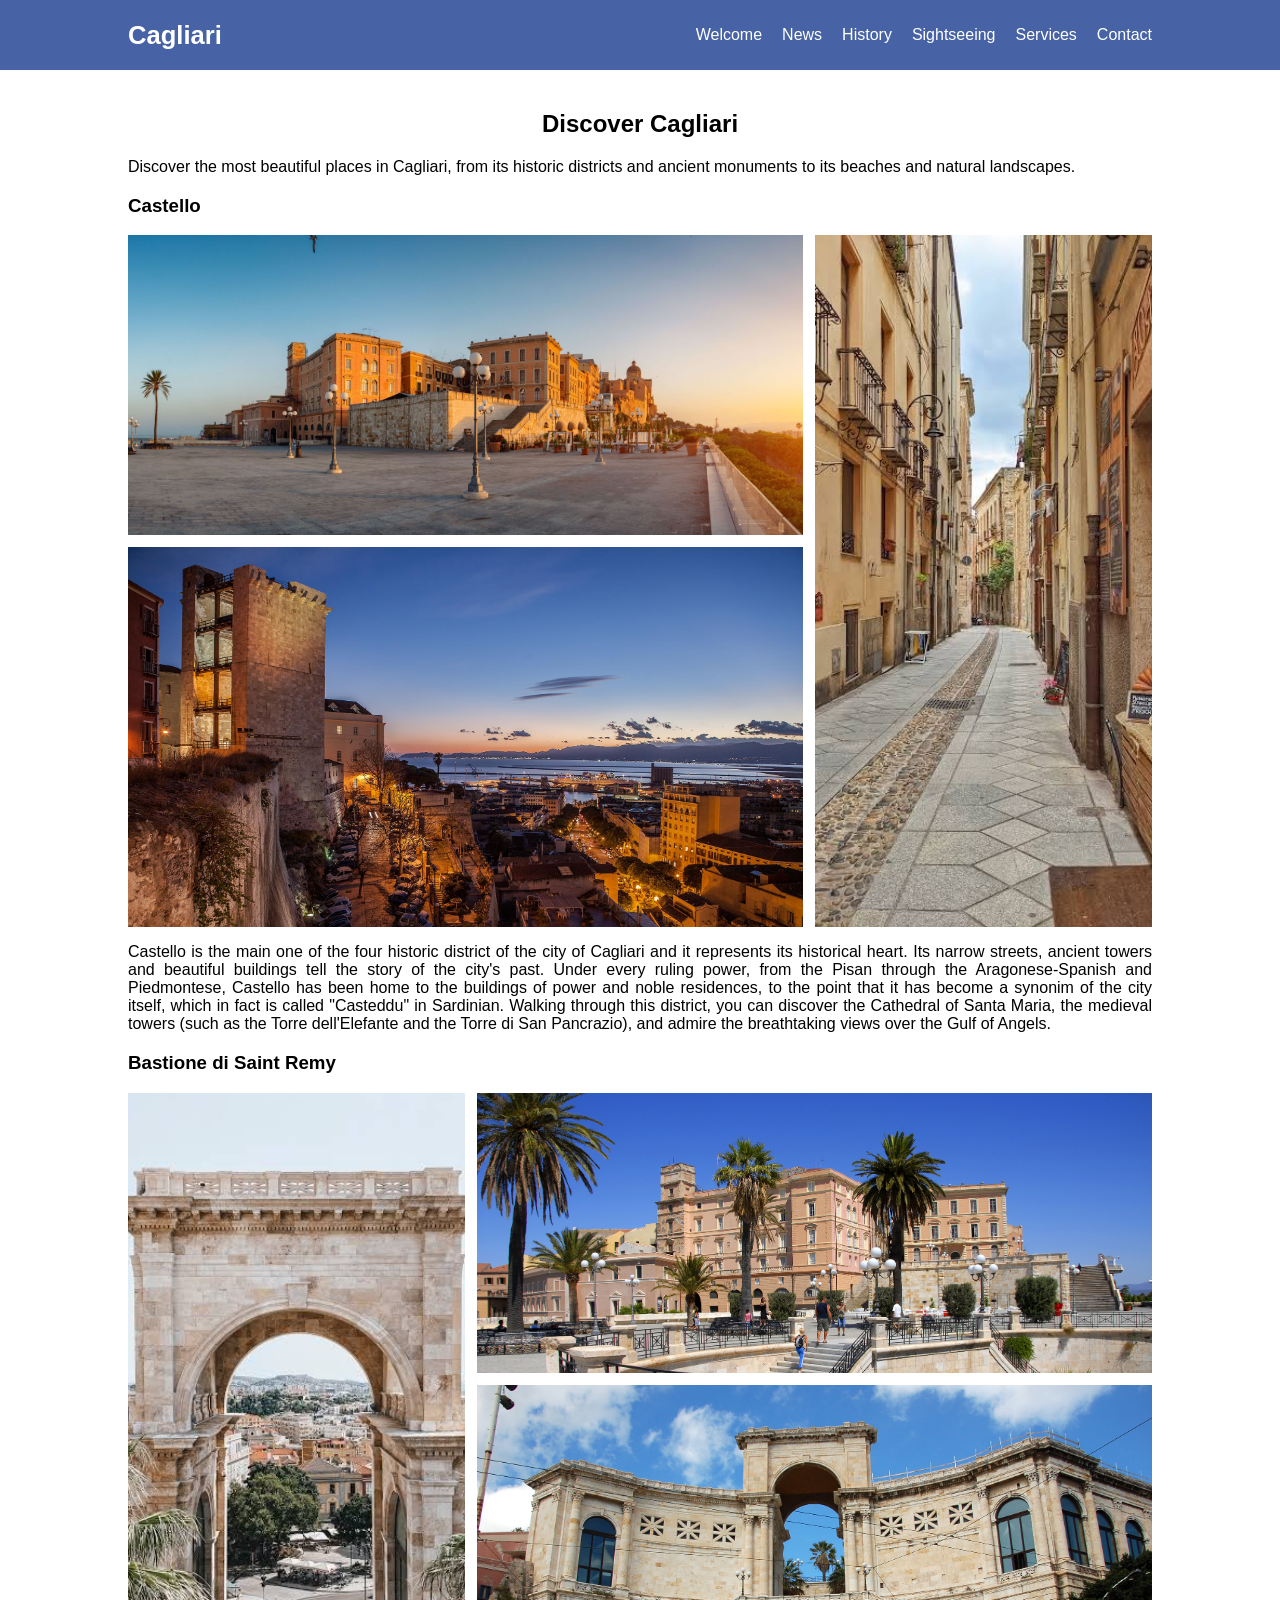
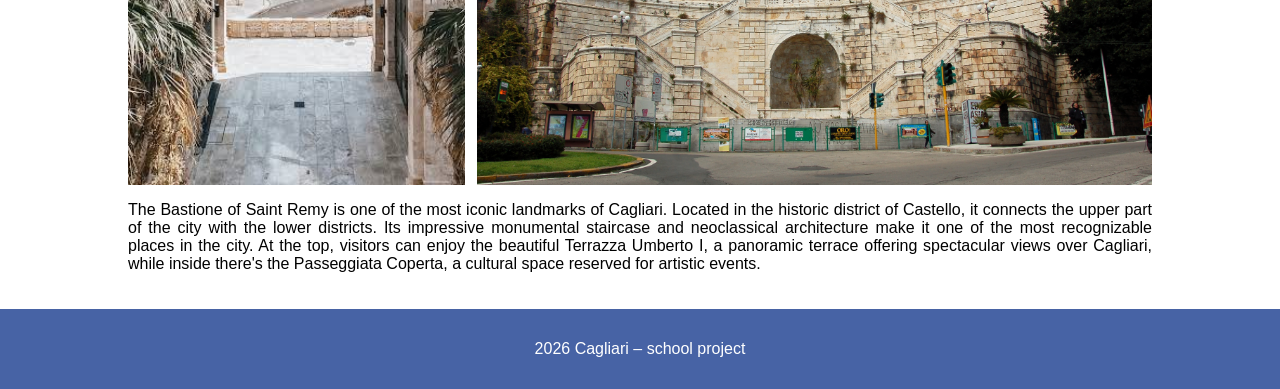
<file: Sightseeing.html>
<!DOCTYPE html>
<html lang="en">
<head>
    <meta charset="UTF-8">
    <meta name="viewport" content="width=device-width, initial-scale=1">
    <title>Cagliari – Sightseeing</title>
    <link rel="stylesheet" href="style.css">
</head>
<body>
    <header class="site-header">
        <h1><a href="index.html">Cagliari</a></h1>
        <nav>
            <ul>
                <li><a href="index.html">Welcome</a></li>
                <li><a href="news.html">News</a></li>
                <li><a href="history.html">History</a></li>
                <li><a href="sightseeing.html">Sightseeing</a></li>
                <li><a href="services.html">Services</a></li>
                <li><a href="contact.html">Contact</a></li>
            </ul>
        </nav>
    </header>

    <main>
        <h2>Discover Cagliari</h2>

        <p class="page-intro">
            Discover the most beautiful places in Cagliari,
            from its historic districts and ancient monuments
            to its beaches and natural landscapes.
        </p>
        <section class = "attraction">
            <h3>Castello</h3>
            <div class ="gallery-attraction">
                <img class="photo-1" src="images/castello1.jpg" alt="Castello picture 1">
                <img class="photo-2" src="images/castello2.jpg" alt="Castello picture 2">
                <img class="vertical-photo" src="images/castello3.jpeg" alt="Castello picture 3">
            
                
            </div>
            <div class="description-attraction">
                <p>
                    Castello is the main one of the four historic district of the city of Cagliari
                    and it represents its historical heart. Its narrow streets, ancient towers and
                    beautiful buildings tell the story of the city's past.
                    Under every ruling power, from the Pisan through the Aragonese-Spanish and Piedmontese,
                    Castello has been home to the buildings of power and noble residences, to the point
                    that it has become a synonim of the city itself, which in fact is called "Casteddu" 
                    in Sardinian. Walking through this district, you can discover the Cathedral of Santa Maria,
                    the medieval towers (such as the Torre dell'Elefante and the Torre di San Pancrazio),
                    and admire the breathtaking views over the Gulf of Angels.
                </p>
            </div>
        </section>

        <section class = "attraction">
            <h3>Bastione di Saint Remy</h3>
            <div class ="gallery-attraction swapped">
                <img class="photo-1" src="images/bastione1.jpg" alt="Bastione picture 1">
                <img class="photo-2" src="images/bastione2.jpg" alt="Bastione picture 2">
                <img class="vertical-photo" src="images/bastione3.jpeg" alt="Bastione picture 3">
            
                
            </div>
            <div class="description-attraction">
                <p> The Bastione of Saint Remy is one of the most iconic landmarks
                    of Cagliari. Located in the historic district of Castello, it
                    connects the upper part of the city with the lower districts.
                    Its impressive monumental staircase and neoclassical architecture
                    make it one of the most recognizable places in the city. At the top,
                    visitors can enjoy the beautiful Terrazza Umberto I, a panoramic terrace
                    offering spectacular views over Cagliari, while inside there's the Passeggiata
                    Coperta, a cultural space reserved for artistic events.
                </p>
            </div>
        </section>
    </main>

    <footer class="site-footer">
            <p>2026 Cagliari – school project</p>
    </footer>
    
</body>
</html>
</file>
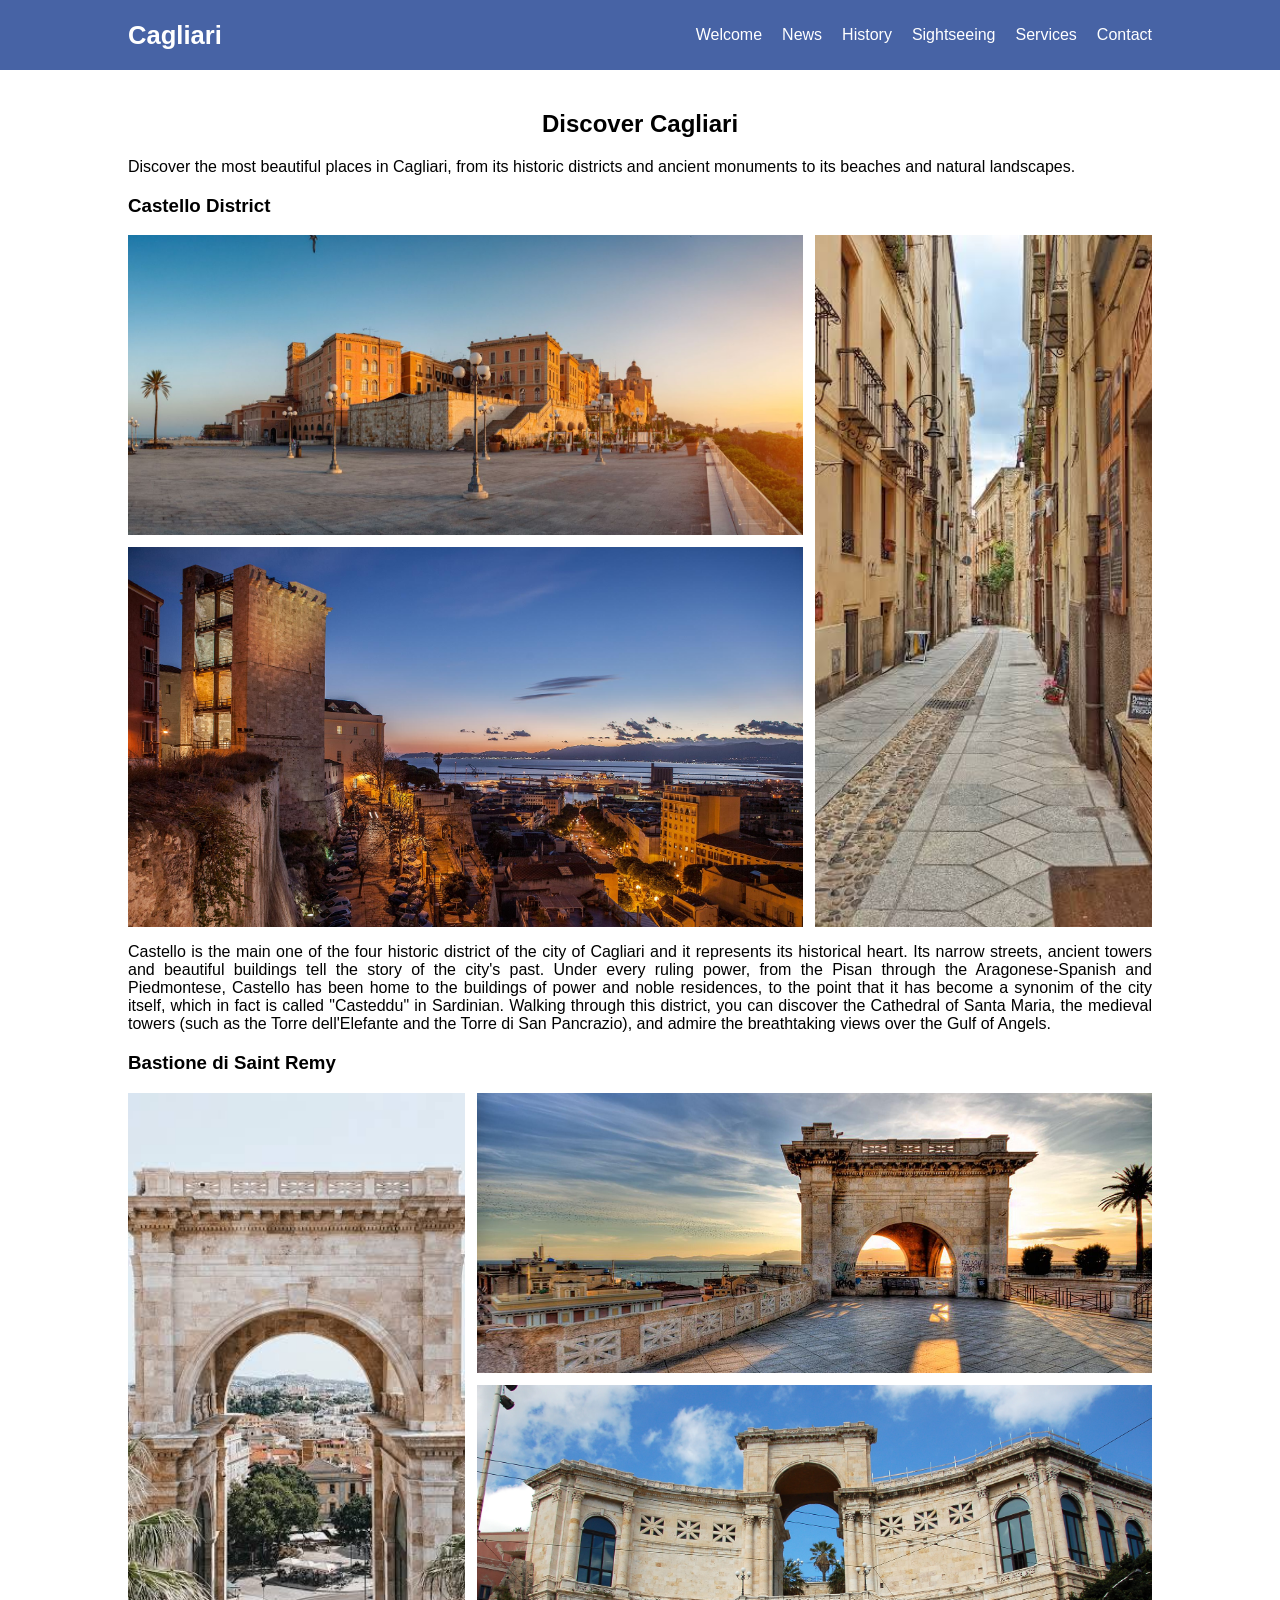
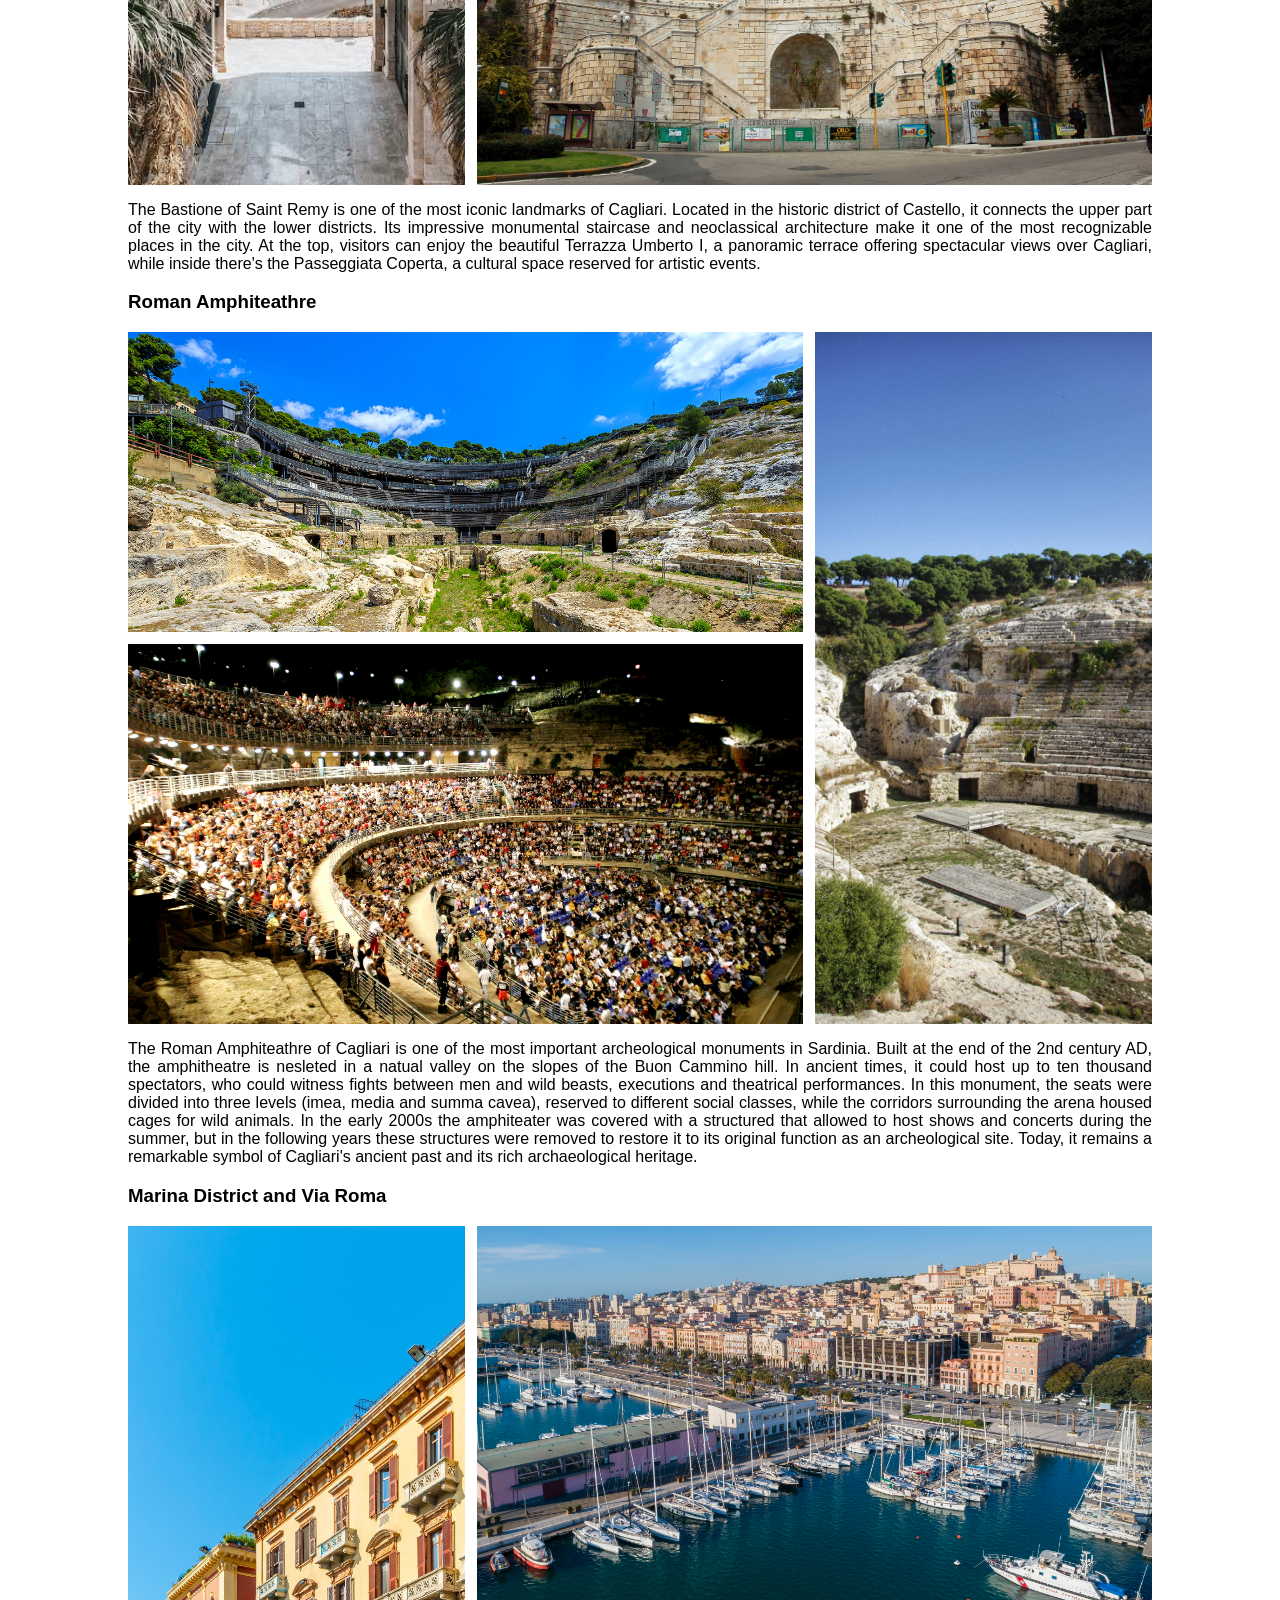
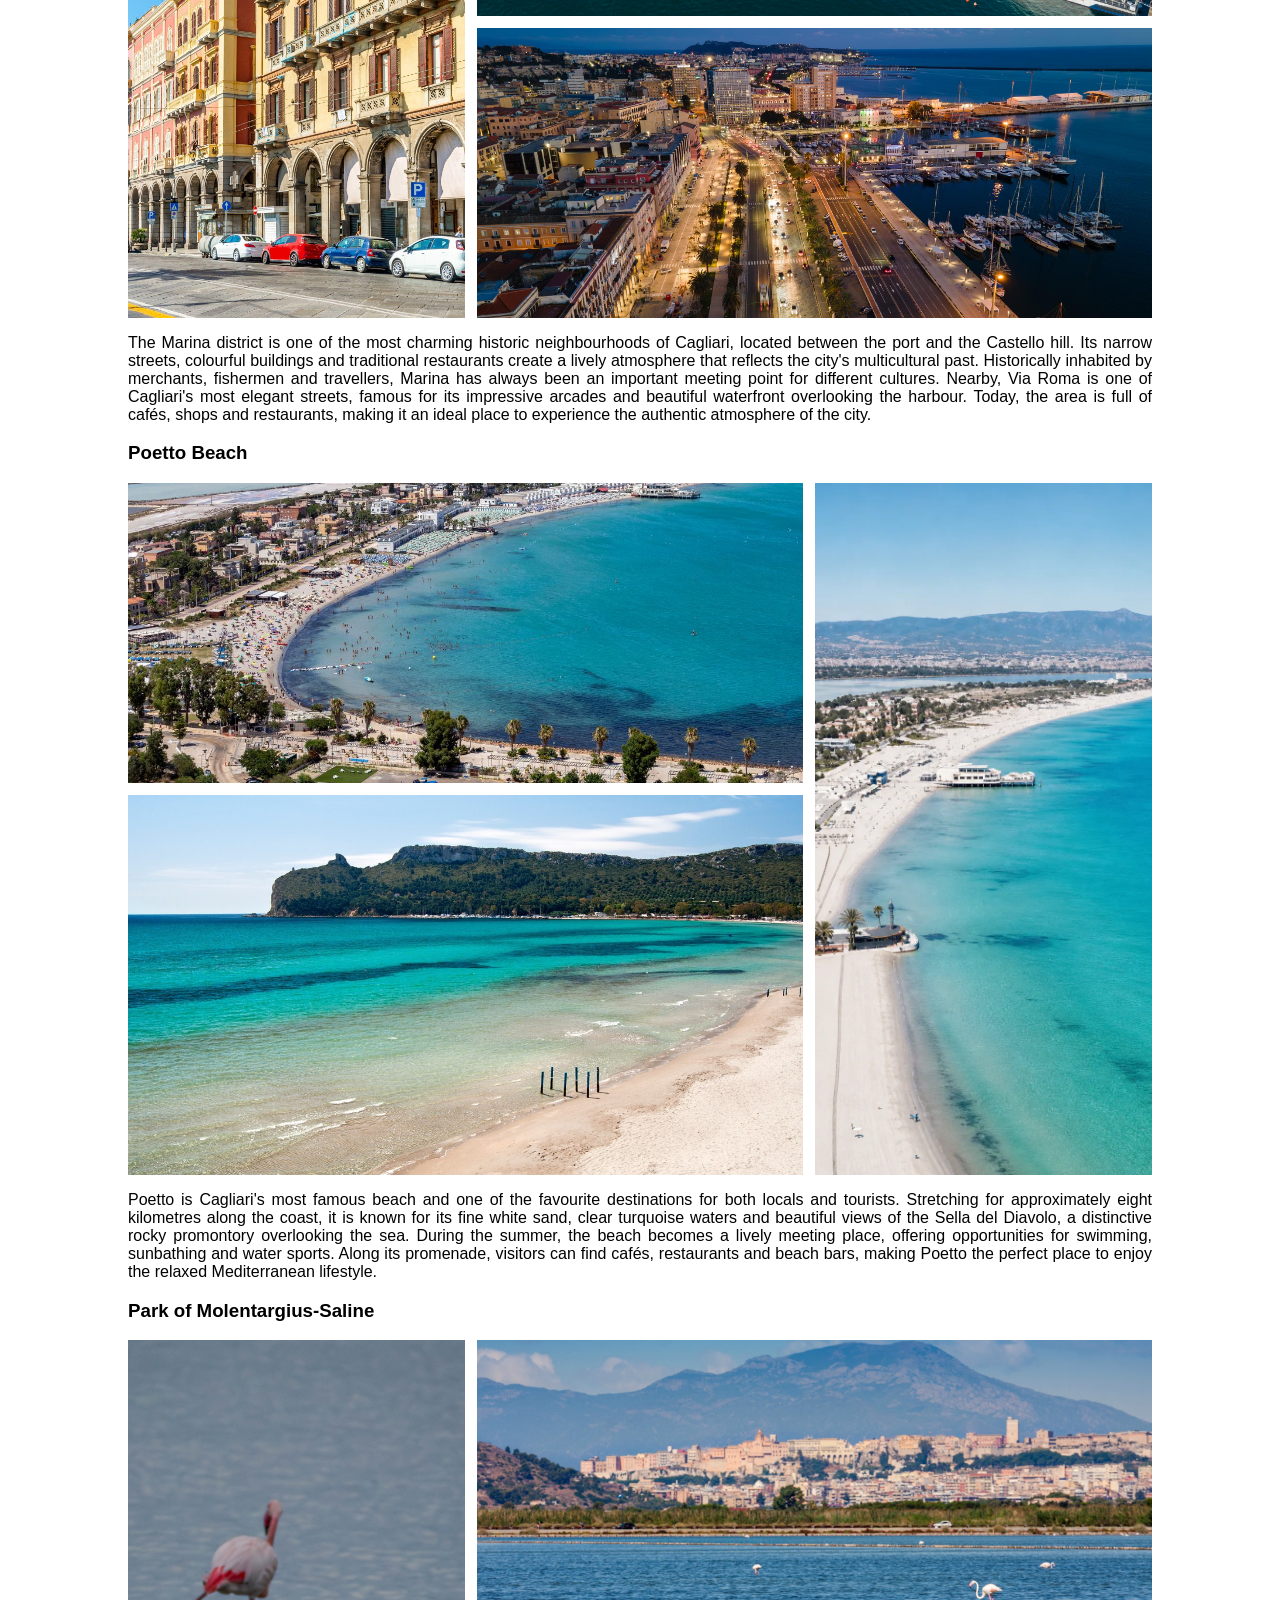
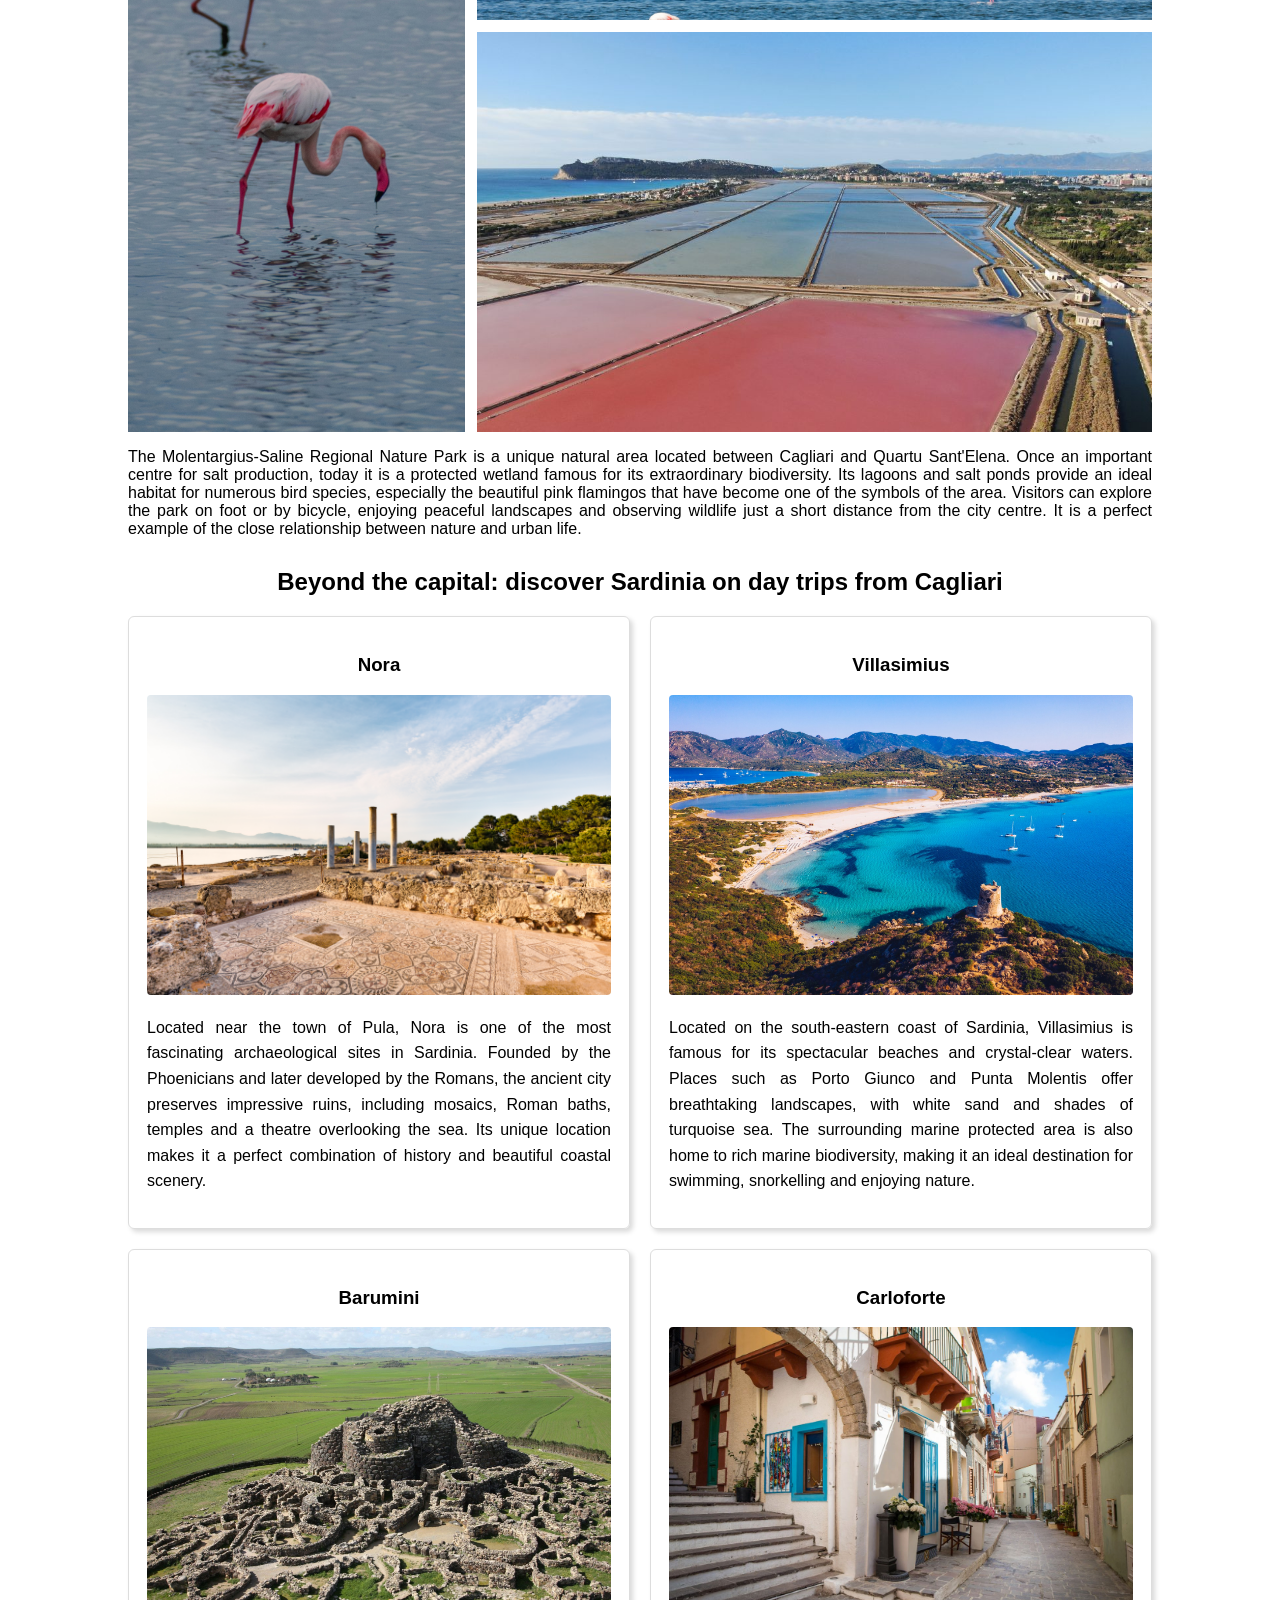
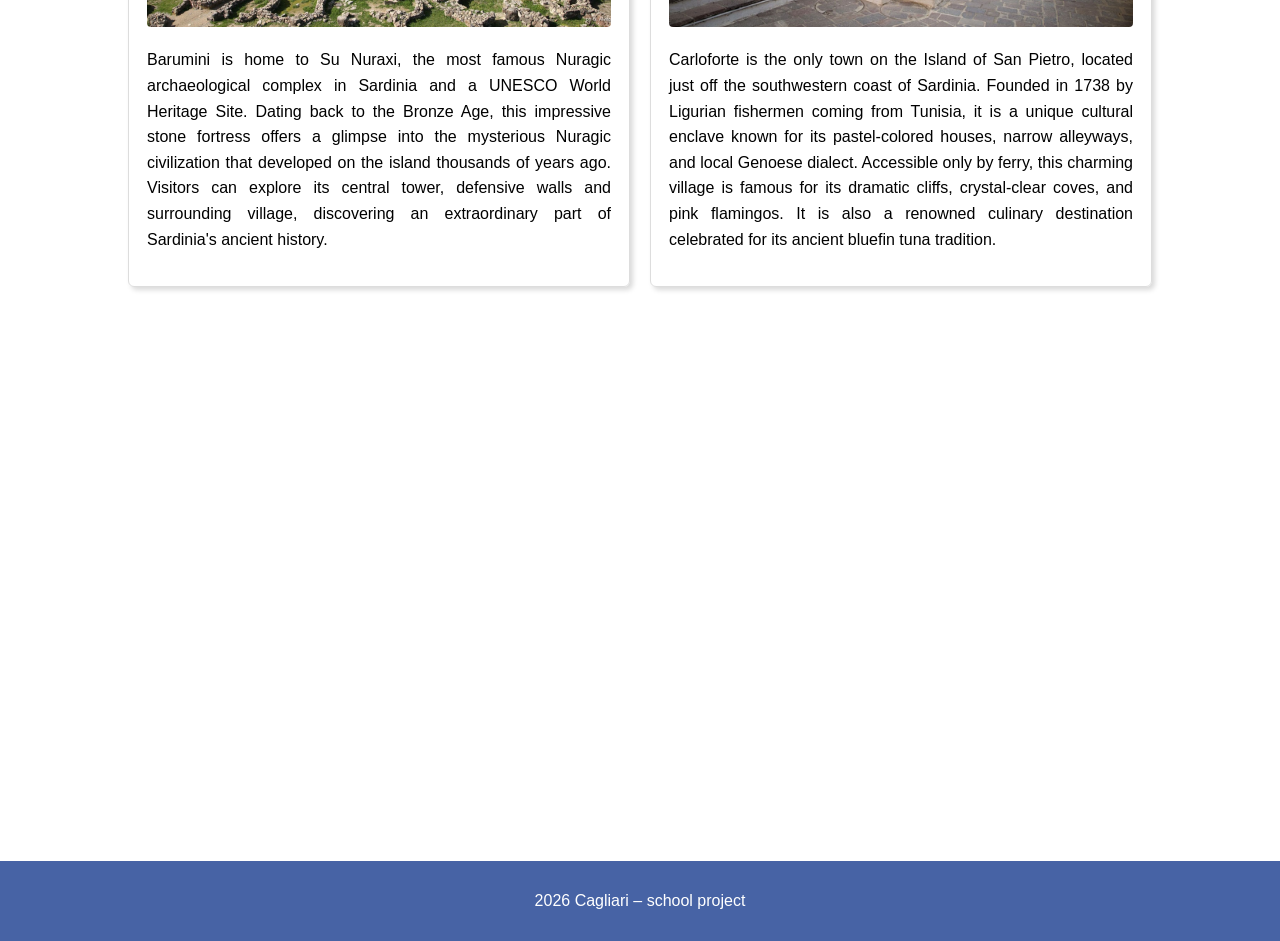
<file: sightseeing.html>
<!DOCTYPE html>
<html lang="en">
<head>
    <meta charset="UTF-8">
    <meta name="viewport" content="width=device-width, initial-scale=1">
    <title>Cagliari – Sightseeing</title>
    <link rel="stylesheet" href="style.css">
</head>
<body>
    <header class="site-header">
        <h1><a href="index.html">Cagliari</a></h1>
        <nav>
            <ul>
                <li><a href="index.html">Welcome</a></li>
                <li><a href="news.html">News</a></li>
                <li><a href="history.html">History</a></li>
                <li><a href="sightseeing.html">Sightseeing</a></li>
                <li><a href="services.html">Services</a></li>
                <li><a href="contact.html">Contact</a></li>
            </ul>
        </nav>
    </header>

    <main>
        <h2>Discover Cagliari</h2>

        <p class="page-intro">
            Discover the most beautiful places in Cagliari,
            from its historic districts and ancient monuments
            to its beaches and natural landscapes.
        </p>
        <section class = "attraction">
            <h3>Castello District</h3>
            <div class ="gallery-attraction">
                <img class="photo-1" src="images/castello1.jpg" alt="Castello picture 1">
                <img class="photo-2" src="images/castello2.jpg" alt="Castello picture 2">
                <img class="vertical-photo" src="images/castello3.jpeg" alt="Castello picture 3">
            
                
            </div>
            <div class="description-attraction">
                <p>
                    Castello is the main one of the four historic district of the city of Cagliari
                    and it represents its historical heart. Its narrow streets, ancient towers and
                    beautiful buildings tell the story of the city's past.
                    Under every ruling power, from the Pisan through the Aragonese-Spanish and Piedmontese,
                    Castello has been home to the buildings of power and noble residences, to the point
                    that it has become a synonim of the city itself, which in fact is called "Casteddu" 
                    in Sardinian. Walking through this district, you can discover the Cathedral of Santa Maria,
                    the medieval towers (such as the Torre dell'Elefante and the Torre di San Pancrazio),
                    and admire the breathtaking views over the Gulf of Angels.
                </p>
            </div>
        </section>

        <section class = "attraction">
            <h3>Bastione di Saint Remy</h3>
            <div class ="gallery-attraction swapped">
                <img class="photo-1" src="images/bastione1.jpeg" alt="Bastione picture 1">
                <img class="photo-2" src="images/bastione2.jpg" alt="Bastione picture 2">
                <img class="vertical-photo" src="images/bastione3.jpeg" alt="Bastione picture 3">
            
                
            </div>
            <div class="description-attraction">
                <p> The Bastione of Saint Remy is one of the most iconic landmarks
                    of Cagliari. Located in the historic district of Castello, it
                    connects the upper part of the city with the lower districts.
                    Its impressive monumental staircase and neoclassical architecture
                    make it one of the most recognizable places in the city. At the top,
                    visitors can enjoy the beautiful Terrazza Umberto I, a panoramic terrace
                    offering spectacular views over Cagliari, while inside there's the Passeggiata
                    Coperta, a cultural space reserved for artistic events.
                </p>
            </div>
        </section>

        <section class = "attraction">
            <h3>Roman Amphiteathre</h3>
            <div class ="gallery-attraction">
                <img class="photo-1" src="images/anfiteatro1.jpg" alt="Anfiteatro picture 1">
                <img class="photo-2" src="images/anfiteatro2.jpg" alt="Anfiteatro picture 2">
                <img class="vertical-photo" src="images/anfiteatro3.jpg" alt="Anfiteatro picture 3">
            
                
            </div>
            <div class="description-attraction">
                <p>
                    The Roman Amphiteathre of Cagliari is one of the most important archeological monuments 
                    in Sardinia. Built at the end of the 2nd century AD, the amphitheatre is nesleted in a 
                    natual valley on the slopes of the Buon Cammino hill. In ancient times, it could host up to 
                    ten thousand spectators, who could witness fights between men and wild beasts, executions and
                    theatrical performances. In this monument, the seats were divided into three levels (imea, media
                    and summa cavea), reserved to different social classes, while the corridors surrounding the arena
                    housed cages for wild animals. In the early 2000s the amphiteater was covered with a structured that
                    allowed to host shows and concerts during the summer, but in the following years these structures were
                    removed to restore it to its original function as an archeological site. Today, it remains a remarkable
                    symbol of Cagliari's ancient past and its rich archaeological heritage. 
                </p>
            </div>
        </section>

        <section class = "attraction">
            <h3>Marina District and Via Roma</h3>
            <div class ="gallery-attraction swapped marina">
                <img class="photo-1" src="images/marina1.jpeg" alt="Marina picture 1">
                <img class="photo-2" src="images/marina3.jpeg" alt="Marina picture 2">
                <img class="vertical-photo" src="images/marina2.jpeg" alt="Marina picture 3">
            
                
            </div>
            <div class="description-attraction">
                <p> The Marina district is one of the most charming historic neighbourhoods of Cagliari, located between
                    the port and the Castello hill. Its narrow streets, colourful buildings and traditional restaurants
                    create a lively atmosphere that reflects the city's multicultural past. Historically inhabited by
                    merchants, fishermen and travellers, Marina has always been an important meeting point for different
                    cultures. Nearby, Via Roma is one of Cagliari's most elegant streets, famous for its impressive arcades 
                    and beautiful waterfront overlooking the harbour. Today, the area is full of cafés, shops and restaurants,
                    making it an ideal place to experience the authentic atmosphere of the city.
                </p>
            </div>
        </section>

        <section class = "attraction">
            <h3>Poetto Beach</h3>
            <div class ="gallery-attraction poetto">
                <img class="photo-1" src="images/poetto2.jpg" alt="Poetto picture 1">
                <img class="photo-2" src="images/poetto1.jpg" alt="Poetto picture 2">
                <img class="vertical-photo" src="images/poetto3.webp" alt="Poetto picture 3">
            
                
            </div>
            <div class="description-attraction">
                <p>
                    Poetto is Cagliari's most famous beach and one of the favourite destinations for both locals and tourists.
                    Stretching for approximately eight kilometres along the coast, it is known for its fine white sand, clear
                    turquoise waters and beautiful views of the Sella del Diavolo, a distinctive rocky promontory overlooking
                    the sea. During the summer, the beach becomes a lively meeting place, offering opportunities for swimming,
                    sunbathing and water sports. Along its promenade, visitors can find cafés, restaurants and beach bars,
                    making Poetto the perfect place to enjoy the relaxed Mediterranean lifestyle.
                </p>
            </div>
        </section>

        <section class = "attraction">
            <h3>Park of Molentargius-Saline</h3>
            <div class ="gallery-attraction swapped">
                <img class="photo-1" src="images/molentargius1.jpg" alt="Molentargius picture 1">
                <img class="photo-2" src="images/molentargius2.jpg" alt="Molentargius picture 2">
                <img class="vertical-photo" src="images/molentargius3.jpg" alt="Molentargius picture 3">
            
                
            </div>
            <div class="description-attraction">
                <p> The Molentargius-Saline Regional Nature Park is a unique natural area located
                    between Cagliari and Quartu Sant'Elena. Once an important centre for salt production,
                    today it is a protected wetland famous for its extraordinary biodiversity.
                    Its lagoons and salt ponds provide an ideal habitat for numerous bird species,
                    especially the beautiful pink flamingos that have become one of the symbols of the
                    area. Visitors can explore the park on foot or by bicycle, enjoying peaceful landscapes
                    and observing wildlife just a short distance from the city centre. It is a perfect
                    example of the close relationship between nature and urban life.
                </p>
            </div>
        </section>

        <section class="day-trips">
            <h2>Beyond the capital: discover Sardinia on day trips from Cagliari</h2>
            <div class="destinations-grid">
                <article class="card destination nora">
                    <h3>Nora</h3>
                    <img src="images/nora.jpg" alt="archaeological ruins of Nora">
                    <p> Located near the town of Pula, Nora is one of the most fascinating archaeological
                        sites in Sardinia. Founded by the Phoenicians and later developed by the Romans,
                        the ancient city preserves impressive ruins, including mosaics, Roman baths,
                        temples and a theatre overlooking the sea. Its unique location makes it a perfect
                        combination of history and beautiful coastal scenery.
                    </p>
                </article>

                <article class="card destination villasimius">
                    <h3>Villasimius</h3>
                    <img src="images/villasimius.jpg" alt="panoramic view of the beaches of Villasimius">
                    <p> Located on the south-eastern coast of Sardinia, Villasimius is famous for its
                        spectacular beaches and crystal-clear waters. Places such as Porto Giunco and
                        Punta Molentis offer breathtaking landscapes, with white sand and shades of turquoise
                        sea. The surrounding marine protected area is also home to rich marine biodiversity,
                        making it an ideal destination for swimming, snorkelling and enjoying nature.
                    </p>
                </article>

                <article class="card destination barumini">
                    <h3>Barumini</h3>
                    <img src="images/barumini.jpeg" alt="panoramic view of Su Nuraxi">
                    <p> Barumini is home to Su Nuraxi, the most famous Nuragic archaeological complex in
                        Sardinia and a UNESCO World Heritage Site. Dating back to the Bronze Age, this
                        impressive stone fortress offers a glimpse into the mysterious Nuragic civilization
                        that developed on the island thousands of years ago. Visitors can explore its central
                        tower, defensive walls and surrounding village, discovering an extraordinary part of
                        Sardinia's ancient history.
                    </p>
                </article>

                <article class="card destination carloforte">
                    <h3>Carloforte</h3>
                    <img src="images/carloforte.jpg" alt="house in Carloforte">
                    <p> Carloforte is the only town on the Island of San Pietro, located just off the southwestern
                        coast of Sardinia. Founded in 1738 by Ligurian fishermen coming from Tunisia, it is a
                        unique cultural enclave known for its pastel-colored houses, narrow alleyways, and local
                        Genoese dialect. Accessible only by ferry, this charming village is famous for its dramatic
                        cliffs, crystal-clear coves, and pink flamingos. It is also a renowned culinary destination
                        celebrated for its ancient bluefin tuna tradition.
                    </p>
                </article>
            </div>
        </section>
        <section class="trip-map">
            <iframe
                src="https://www.google.com/maps/d/embed?mid=1U5YSiGlh2309k3qpmfT76wo2NTYJ8qU&ehbc=2E312F&noprof=1"
                width="100%"
                height="450"
                style="border:0;"
                allowfullscreen
                loading="lazy">
            </iframe>
        </section>


    </main>

    <footer class="site-footer">
            <p>2026 Cagliari – school project</p>
    </footer>
    
</body>
</html>
</file>
<file: style.css>
* {
    box-sizing: border-box;
}

body {
    margin: 0 ;              
    padding-top: 70px;          /* fixed header height */
    font-family: Arial, sans-serif; 
    text-align: justify;
}

a {
    color: #0b5394;
    text-decoration: none;
}
a:hover {
    text-decoration: underline;
}

main {
    width: 80%;   /* limits the width of the content */
    margin: 0 auto;      /* centre horizontalement */
    padding: 20px 0;
}
.card {
    border: 1px solid #ddd;
    border-radius: 6px;
    padding: 18px;
    box-shadow: 3px 3px 5px rgba(0, 0, 0, 0.15);
}

/*------header-----*/

.site-header {
    position: fixed;
    top: 0;
    left: 0;
    width: 100%;
    height: 70px;
    background-color:#4763a5;
    color: white;
    padding: 0 10%;
    display: flex;
    align-items: center;
    justify-content: space-between;
    z-index: 1000;
}
.site-header h1 {
    margin: 0;
    font-size: 1.6rem;
}

.site-header a {
    color: white;
    text-decoration: none;
}

.site-header ul {
    list-style: none;
    margin: 0;
    padding: 0;
    display: flex;
    gap: 20px;
}


/*--------Welcome page -------*/

main h2 {
    text-align: center;
}

img {
    max-width: 100%;   
    height: auto;      
}

.intro img {
    display: block;
    width: 100%;       
}
.intro p{
    text-indent: 2em;
}

.gallery-grid {
    display: grid;
    grid-template-columns: repeat(3, 1fr);
    gap: 10px;
}

.gallery-grid img {
    width: 100%;
    aspect-ratio: 4/ 3;
    object-fit: cover; /*fills the whole box and crops the edges instead of stretching or squashing the image*/
}

/*-----------news--------------*/
.news-layout {
    display: flex;
    gap: 30px;
    align-items: flex-start;
}

.news-list {
    flex: 3;
}

.events {
    flex: 1;
    background-color: #f2f2f2;
    padding: 20px;
    border-radius: 6px;
}

.events ul {
    list-style: none;
    margin: 0;
    padding: 0;
}

.events li {
    padding-bottom: 12px;
    margin-bottom: 12px;
    border-bottom: 1px solid #ccc;   /* separates the events */
}
.events li:last-child {
    border-bottom: none;
    margin-bottom: 0;
    padding-bottom: 0;
}

.events time {
    display: block;                  /* the date gets its own line */
    font-weight: bold;
    font-size: 0.85rem;
    color: #0b5394;
}
.events h3 {
    margin: 2px 0;
    font-size: 1rem;                 /* smaller title for a narrow column */
    overflow-wrap: break-word;       /* long words never overflow the box */
}

.events p {
    margin: 0;
    font-size: 0.9rem;
    color: #666;
}

.news-card {
    display: flex;
    align-items: flex-start;
    gap: 20px;
    border: 1px solid #ddd;
    border-radius: 6px;
    padding: 15px;
    margin-bottom: 20px;
    box-shadow: 5px 5px 5px rgba(0, 0, 0, 0.2);
}

.news-card img {
    width: 25%;
    min-width: 120px;
    max-width: 250px;
    aspect-ratio: 4 / 3;
    object-fit: cover;
    border-radius: 4px;
}

.news-text h3 {
    margin-top: 0;
}

.news-text time {
    font-size: 0.8rem;
}

.news-text summary,
.faq-item summary {
    cursor: pointer;
    font-weight: bold;
    color: #0b5394;
}

.news-text summary:hover,
.faq-item summary:hover {
    text-decoration: underline;
}

/*-------------history----------------*/
.timeline{
    width: 100%;
    max-width: 1100px;
    margin: 40px auto;
    padding-left: 30px;
    border-left: 3px solid #4763a5;
}

.timeline-item{
    position: relative;
    margin-bottom: 30px;
    border: 1px solid #ddd;
    border-radius: 6px;
    padding: 18px;
}

.timeline-dot {
    position: absolute;
    left: -40px;
    top: 22px;
    width: 15px;
    height: 15px;
    background-color: #4763a5;
    border-radius: 50%;
}

.timeline-content {
    display: grid;
    grid-template-columns: 1fr 2fr;
    gap: 20px;
    align-items: center;
}

.timeline-content img {
    width: 100%;
    height: 200px;
    object-fit: cover;
    border-radius: 5px;
}

.timeline p {
    line-height: 1.6;
    text-align: justify;
}
.santefisio p {
    line-height: 1.6;
    text-align: justify;
}

.santefisio-intro {
    display: grid;
    grid-template-columns:1fr 1fr;
    gap: 25px;
    align-items: start;
    margin-bottom: 50px;
}

.santefisio-intro-text h3 {
    margin-top: 0;
}
.santefisio h2{
    margin-bottom: 30px;
}

.santefisio-intro img {
    width: 100%;
    height: 350px;
    object-fit: cover;
    border-radius: 6px;
}

.santefisio-gallery {
    display: grid;
    grid-template-columns: repeat(4, 1fr);
    gap: 10px;
}

.santefisio-war {
    display: grid;
    grid-template-columns: 1fr 1fr;
    gap: 25px;
    align-items: center;
    margin-top: 40px;
}

.santefisio-war iframe {
    width: 100%;
    height: 315px;
    border: 0;
}

/*-----------sightseeing--------------*/
.gallery-attraction{
    display: grid;
    grid-template-columns: 2fr 1fr; 
    grid-template-rows: 300px 380px;
    grid-template-areas: "top vertical" "bottom vertical";
    gap: 12px;
}

.swapped{
    grid-template-columns: 1fr 2fr;
    grid-template-rows: 280px 400px;
    grid-template-areas: "vertical top" "vertical bottom";
}

.photo-1{
    grid-area: top;
}

.photo-2{
    grid-area: bottom;
}

.vertical-photo{
    grid-area: vertical;
}

.swapped .photo-1{
    object-position: 50% 20%;
}

.swapped .photo-2{
    object-position: 50% 20%;
}

.gallery-attraction img{
    width: 100%;
    height: 100%;
    object-fit: cover;
}

.marina {
    grid-template-columns: 1fr 2fr;
    grid-template-rows: 390px 290px;
    grid-template-areas: "vertical top" "vertical bottom";
}

.poetto .photo-2{
    object-position: 50% 35%;
}

.poetto .photo-1{
    object-position: center;
}


.day-trips {
    margin-top: 30px;
    margin-bottom: 30px;
}

.destinations-grid {
    display: grid;

    grid-template-columns: 1fr 1fr;

    grid-template-areas:
        "nora villasimius"
        "barumini carloforte";

    gap: 20px;
}

.nora {
    grid-area: nora;
}

.villasimius {
    grid-area: villasimius;
}

.barumini {
    grid-area: barumini;
}

.carloforte {
    grid-area: carloforte;
}


.destination h3 {
    text-align: center;
}

.destination img {
    width: 100%;
    height: 300px;
    object-fit: cover;
    border-radius: 4px;
}

.destination p {
    line-height: 1.6;
    text-align: justify;
}

.trip-map {
    margin-top: 50px;
    margin-bottom: 50px;
}

.trip-map iframe {
    width: 100%;
    height: 450px;
    border: 0;
}

/*----------sevices----------*/
.services-menu {
    display: grid;
    grid-template-columns: repeat(4, 1fr);
    gap: 10px;
    border: 1px solid #4763a5;
    border-radius: 8px;
    padding: 5px;
    margin: 35px 0 50px;
}

.services-menu a {
    text-align: center;
    text-decoration: none;
    color: #4763a5;
    font-weight: bold;
    padding: 15px 10px;
    border-radius: 5px;
}

.services-menu a:hover {
    background-color: #4763a5;
    color: white;
}

.table-areas {
    width: 100%;
    border-collapse: collapse;
    text-align: left;
    background-color: whitesmoke;
}

.table-areas th {
    background-color: #4763a5;
    color: white;
    padding: 15px;
    font-weight: bold;
}

.table-areas td {
    padding: 8px;
    border-bottom: 1px solid gray;
    vertical-align: top;
    line-height: 1.5;
}

.accomodation-cards {
    display: grid;
    grid-template-columns: 1fr 1.5fr;
    gap: 10px;
    margin-top: 25px;
}

.official-tourism-website, .tourist-tax {
    border: 1px solid #4763a5;
    border-radius: 10px;
    padding: 20px;
    background-color: #f7f8fc;
}

.food-grid {
    display: grid;
    grid-template-columns: repeat(4, 1fr);
    gap: 20px;
    margin: 3px;
}

.food-card {
    display: flex;
    flex-direction: column;
    border: 1px solid #d5dbea;
    border-radius: 10px;
    overflow: hidden;
    background-color: whitesmoke;
}

.food-card img {
    width: 100%;
    height: 180px;
    object-fit: cover;
    display: block;
}

.food-card h4, .food-card p {
    margin-left: 15px;
    margin-right: 15px;
}

.food-card h4 {
    text-align: center;
}

.transport-option {
    display: grid;
    grid-template-columns: 1fr 1.5fr;
    gap: 30px;
    align-items: start;
    margin: 25px;
}

.transport-option img {
    width: 100%;
    height: 280px;
    object-fit: cover;
    border-radius: 8px;
}

.transport-option details {
    border-bottom: 1px solid #d5dbea;
    padding: 12px 0;
}

.transport-option summary {
    font-weight: bold;
    cursor: pointer;
}

.transport-option h3 {
    color: #4763a5;
    margin-top: 0;
}

#transport hr {
    border: none;
    border-top: 1px solid #d5dbea;
    margin: 35px 0;
}


/*----------contact----------*/
.emergency-banner {
    background-color: #f2f2f2;
    border-left: 5px solid #4763a5;
    border-radius: 6px;
    padding: 20px 25px;
    margin: 30px 0; 
    text-align: left;   
}

.emergency-banner h3,
.institutions h3,
.contact-form-section h3,
.faq h3 {
    margin-top: 0;
    color: #4763a5;
}

.emergency-grid,
.institutions-grid {
    display: grid;
    grid-template-columns: repeat(2, 1fr);
    gap: 20px;
}

.emergency-grid h4,
.institutions-card h4 {
    margin: 0 0 10px;
}

.emergency-grid ul {
    margin:0 0 0 15px;
    padding-left: 20px;
    line-height: 1.7; /*increase in line spacing*/
}

.emergency-grid p,
.institutions-card p{
    margin: 6px 0 6px 25px;
    line-height: 1.3;
}

.emergency-banner a {
    font-weight: bold;
}
.institutions-card address {
    font-style: normal; /* remove the default italics from <address> */
}


.contact-form-section,
.faq {
    margin-top: 40px;
}

.contact-form {
    display: flex;
    flex-direction: column;
    gap: 25px; /*25px between each block inside the form*/
    text-align: left;   
}

.form-group {
    display: flex;
    flex-direction: column;
    gap: 5px; /*5px only between the label and its corresponding field.*/
}

.form-group label {
    font-weight: bold;
}

.form-group input,
.form-group select,
.form-group textarea {
    padding: 10px;
    border: 1px solid #ccc;
    border-radius: 4px;
}

.contact-form button {
    align-self: flex-start;
    background-color: #4763a5;
    color: white;
    border: none;
    border-radius: 4px;
    padding: 12px 24px;
    font-weight: bold;
    cursor: pointer;
}

.contact-form button:hover {
    background-color: #364d85;
}

.faq-item {
    margin-bottom: 12px;
}

.faq-item p {
    margin: 10px 0 0;
}
#confirmation-box h4 {
    color: #2e7d32;
    margin-top: 0;
}
#confirmation-box p {
    margin-bottom: 15px;
}
.is-hidden {
    display: none;
}

/*-----------footer----------*/
.site-footer {
    background-color:#4763a5;
    color: white;
    text-align: center;
    padding: 15px;
}



/* ---------------responsive design------------*/


@media (max-width: 800px) {
    main {
        width: 90%;
    }

    .site-header {
        padding: 0 5%;
    }

    .site-header ul {
        gap: 12px;
        
    }
    .news-layout {
        flex-direction: column-reverse;
    }

    .events {
        width: 100%;
    }
    .santefisio-intro,
    .santefisio-war {
        grid-template-columns: 1fr;
    }

    .santefisio-intro img {
        height: 300px;
    }

    /* History : passe la galerie des 12 costumes de 4 à 2 colonnes */
    .santefisio-gallery {
        grid-template-columns: repeat(2, 1fr);
    }
}

@media (max-width: 600px) {
    body {
        padding-top: 110px;
    }

    main {
        width: 94%;
    }

    .site-header {
        height: auto;
        padding: 10px 5%;
        flex-direction: column;
        gap: 20px;
    }

    .site-header ul {
        flex-wrap: wrap;
        justify-content: center;
        gap: 10px;
    }
    .gallery-grid {
        grid-template-columns: 1fr;
    }
    .news-card {
        flex-direction: column;
    }

    .news-card img {
        width: 100%;
        max-width: 100%;
    }
  
    .timeline-content,
    .santefisio-gallery {
        grid-template-columns: 1fr;
    }
}
</file>
